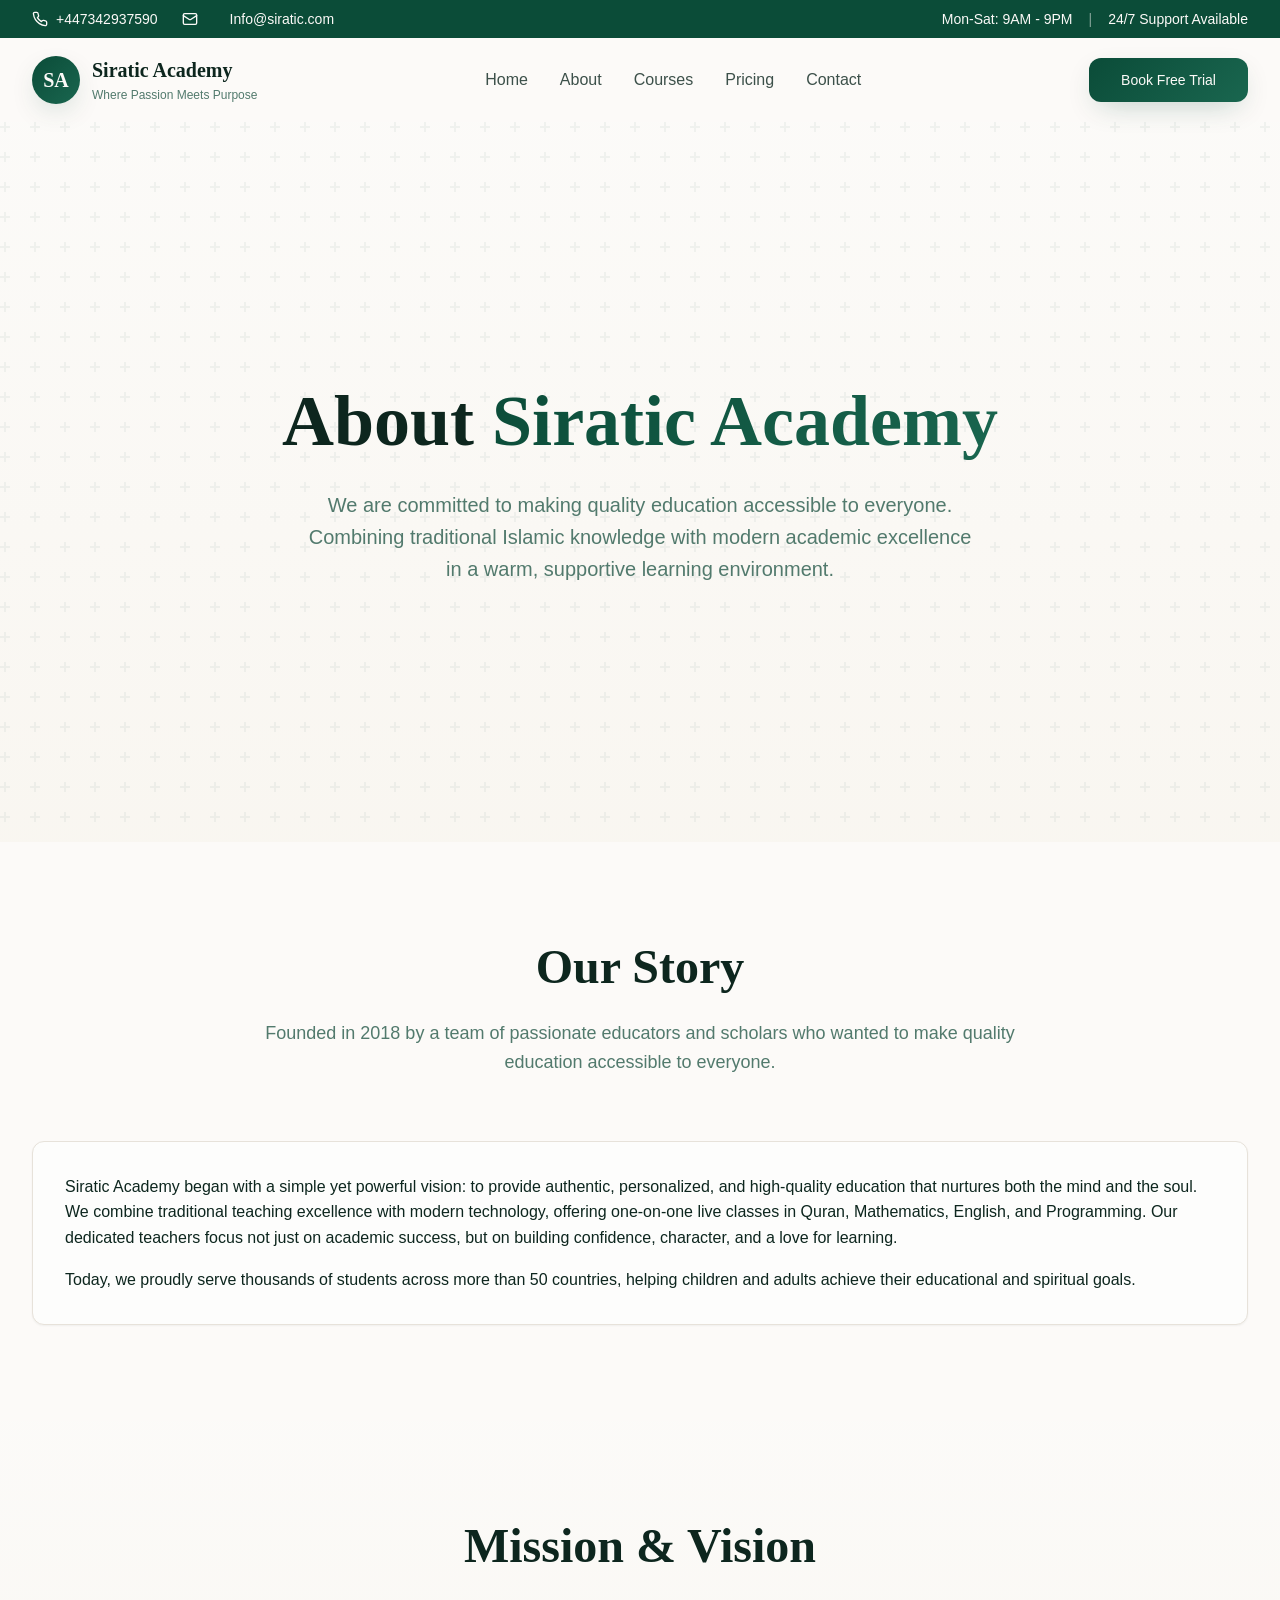
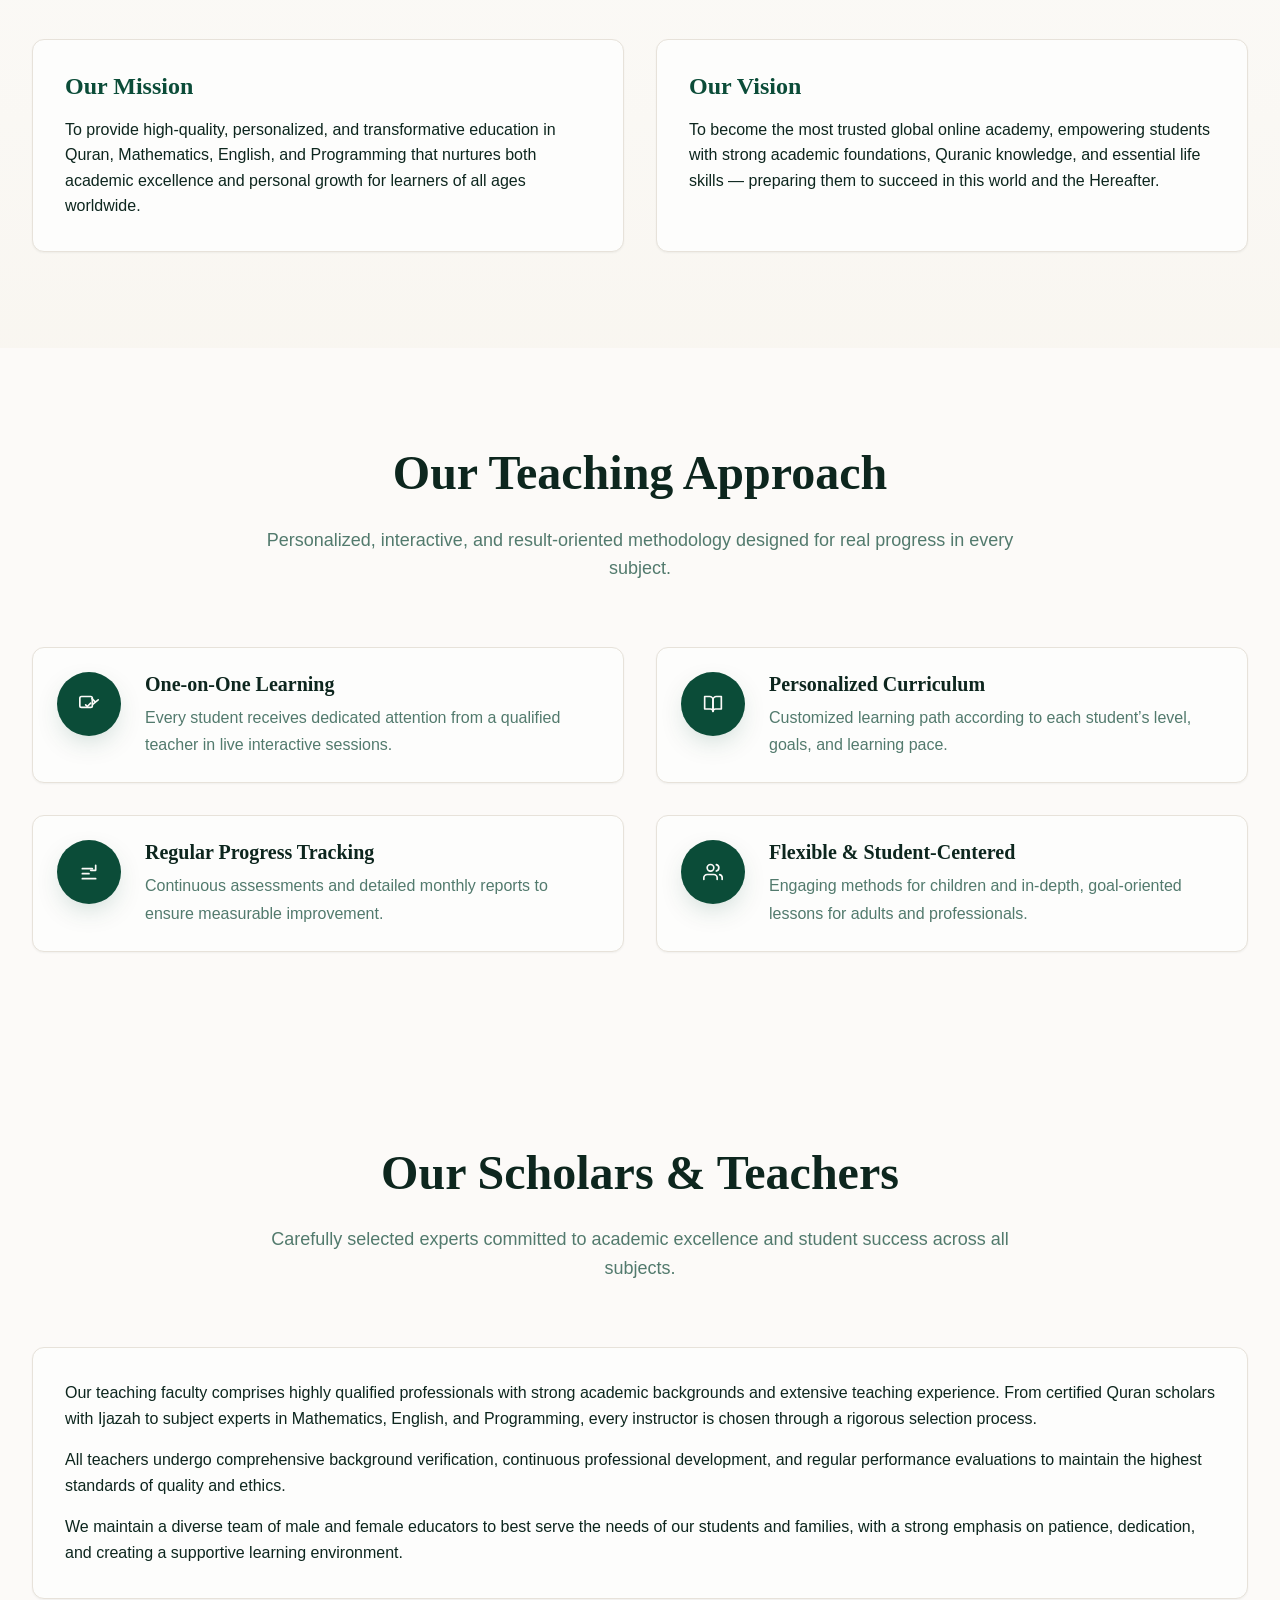
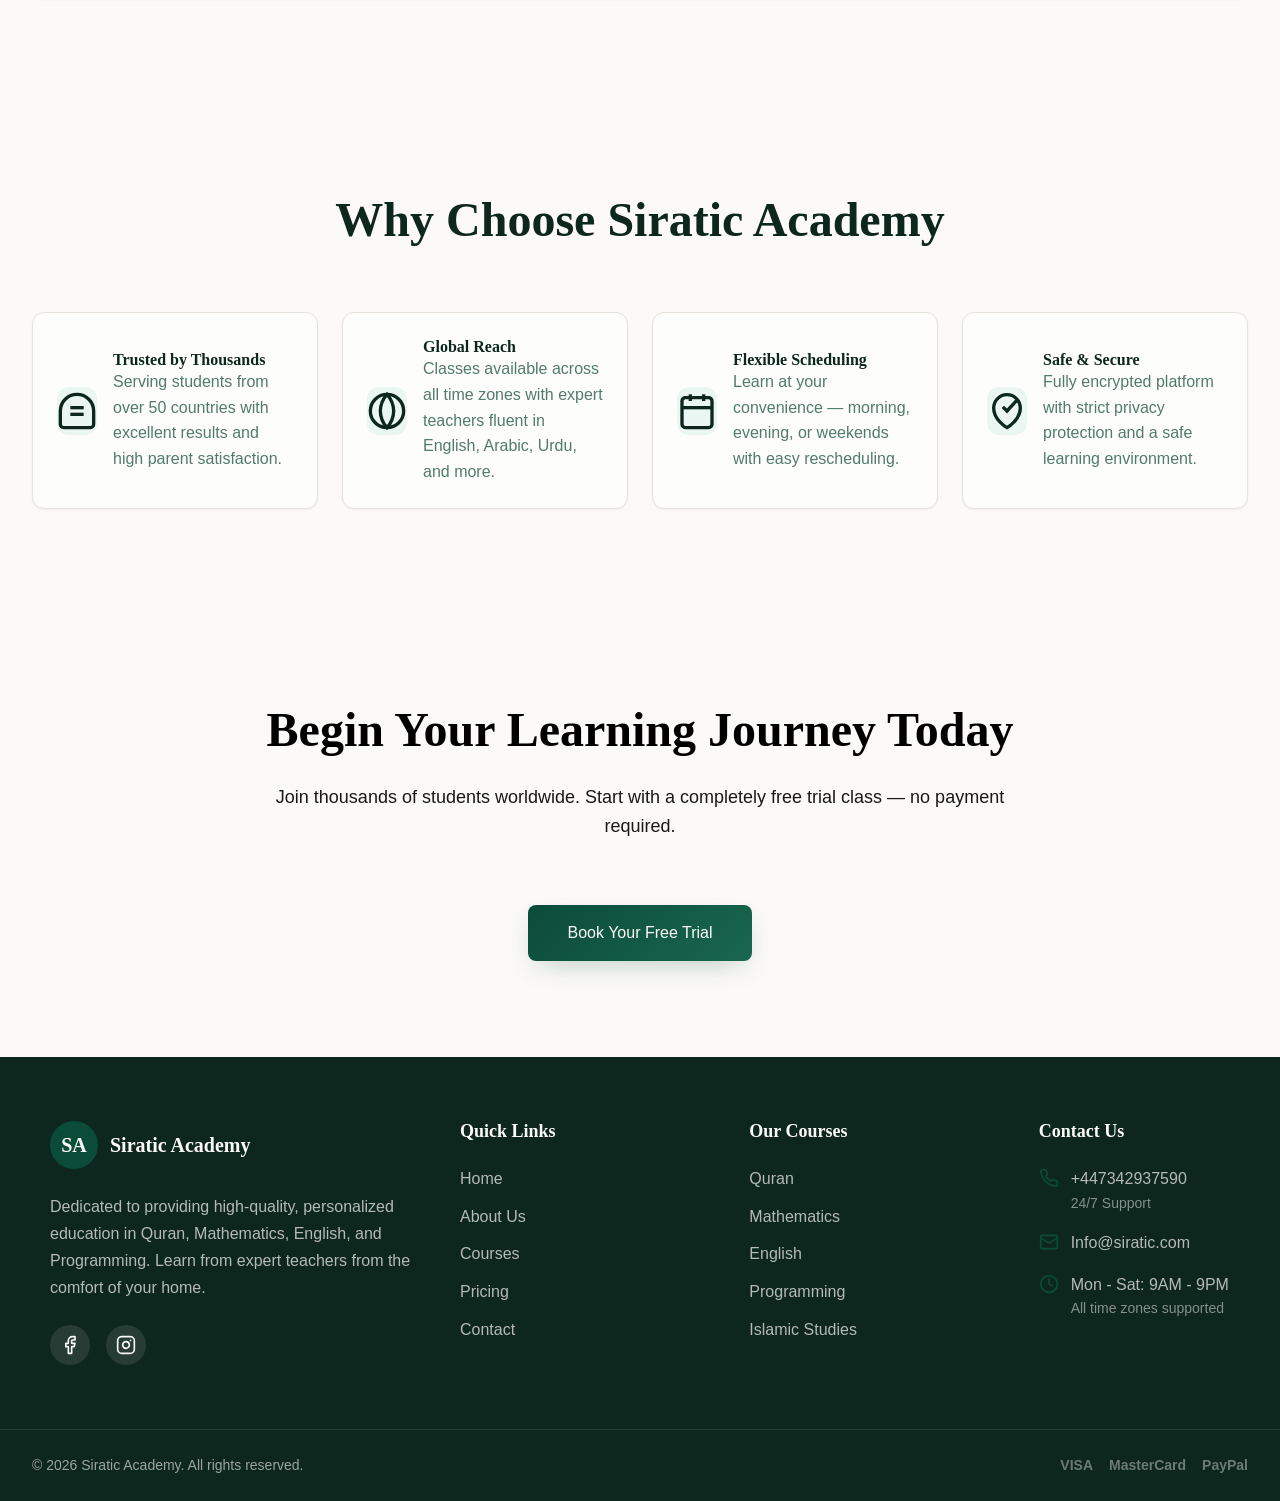
<file: about.html>
<!DOCTYPE html>
<html lang="en">

<head>
    <meta charset="UTF-8">
    <meta name="viewport" content="width=device-width, initial-scale=1.0">
    <title>About Us | Siratic Academy</title>
    <link rel="stylesheet" href="about.css">

    <!-- Google Fonts -->
    <link rel="preconnect" href="https://fonts.googleapis.com">
    <link rel="preconnect" href="https://fonts.gstatic.com" crossorigin>
    <link
        href="https://docs.google.com/forms/d/e/1FAIpQLSeA-UKHAkYyTyXwfdRo8a-2aaSMBLHVdf6XO2WjqPoiwn7AAw/viewform?usp=header"
        rel="stylesheet">
    <link rel="icon" href="assets/lo.png">



</head>

<body>
    <!-- =============================================
       TOP BAR
       ============================================= -->
    <div class="top-bar">
        <div class="container top-bar__inner">
            <div class="top-bar__contact">
                <a href="+447342937590" class="top-bar__link">
                    <svg xmlns="http://www.w3.org/2000/svg" width="16" height="16" viewBox="0 0 24 24" fill="none"
                        stroke="currentColor" stroke-width="2" stroke-linecap="round" stroke-linejoin="round">
                        <path
                            d="M22 16.92v3a2 2 0 0 1-2.18 2 19.79 19.79 0 0 1-8.63-3.07 19.5 19.5 0 0 1-6-6 19.79 19.79 0 0 1-3.07-8.67A2 2 0 0 1 4.11 2h3a2 2 0 0 1 2 1.72 12.84 12.84 0 0 0 .7 2.81 2 2 0 0 1-.45 2.11L8.09 9.91a16 16 0 0 0 6 6l1.27-1.27a2 2 0 0 1 2.11-.45 12.84 12.84 0 0 0 2.81.7A2 2 0 0 1 22 16.92z">
                        </path>
                    </svg>
                    <span>+447342937590</span>

                </a>
                <a href="mailto:info@quranacademy.com" class="top-bar__link">
                    <svg xmlns="http://www.w3.org/2000/svg" width="16" height="16" viewBox="0 0 24 24" fill="none"
                        stroke="currentColor" stroke-width="2" stroke-linecap="round" stroke-linejoin="round">
                        <rect width="20" height="16" x="2" y="4" rx="2"></rect>
                        <path d="m22 7-8.97 5.7a1.94 1.94 0 0 1-2.06 0L2 7"></path>
                    </svg>
                    <span><a href="">Info@siratic.com</span>
                </a>
            </div>
            <div class="top-bar__hours">
                <span>Mon-Sat: 9AM - 9PM</span>
                <span class="top-bar__divider">|</span>
                <span>24/7 Support Available</span>
            </div>
        </div>
    </div>
    <!-- =============================================
       HEADER / NAVIGATION
       ============================================= -->
    <header class="header">
        <div class="container header__inner">
            <!-- Logo -->
            <a href="#" class="header__logo">
                <div class="header__logo-icon">
                    <span>SA</span>
                </div>
                <div>
                    <span class="header__logo-text">Siratic Academy</span>
                    <p class="header__logo-tagline">Where Passion Meets Purpose

                    </p>
                </div>
            </a>

            <!-- Desktop Navigation -->
            <nav class="header__nav">
                <a href="index.html" class="header__nav-link">Home</a>
                <a href="about.html" class="header__nav-link">About</a>
                <a href="courses.html" class="header__nav-link">Courses</a>
                <!-- <a href="#teachers" class="header__nav-link">Teachers</a> -->
                <a href="pricing.html" class="header__nav-link">Pricing</a>
                <a href="contact.html" class="header__nav-link">Contact</a>
            </nav>

            <!-- CTA Buttons -->
            <div class="header__cta">

                <a href="https://docs.google.com/forms/d/e/1FAIpQLSeA-UKHAkYyTyXwfdRo8a-2aaSMBLHVdf6XO2WjqPoiwn7AAw/viewform?usp=dialog"
                    rel="stylesheet" class="btn btn--hero btn--lg">Book Free Trial</a>

            </div>

            <!-- Mobile Toggle -->
            <button class="header__mobile-toggle" aria-label="Toggle menu">
                <svg xmlns="http://www.w3.org/2000/svg" width="24" height="24" viewBox="0 0 24 24" fill="none"
                    stroke="currentColor" stroke-width="2" stroke-linecap="round" stroke-linejoin="round">
                    <line x1="4" x2="20" y1="12" y2="12"></line>
                    <line x1="4" x2="20" y1="6" y2="6"></line>
                    <line x1="4" x2="20" y1="18" y2="18"></line>
                </svg>
            </button>
        </div>

        <!-- Mobile Menu -->
        <div class="mobile-menu">
            <div class="container">
                <nav class="mobile-menu__nav">
                    <a href="#" class="mobile-menu__link">Home</a>
                    <a href="about.html" class="mobile-menu__link">About</a>
                    <a href="courses.html" class="mobile-menu__link">Courses</a>
                    <!-- <a href="teachers." class="mobile-menu__link">Teachers</a> -->
                    <a href="pricing.html" class="mobile-menu__link">Pricing</a>
                    <a href="contact.html" class="mobile-menu__link">Contact</a>
                </nav>
                <div class="mobile-menu__cta">
                    <!-- <a href="#about" class="btn btn--hero-outline btn--lg btn--full">How It Works</a>
                    <a href="#contact" class="btn btn--hero btn--lg btn--full">Book Free Trial</a> -->
                    <a href="https://docs.google.com/forms/d/e/1FAIpQLSeA-UKHAkYyTyXwfdRo8a-2aaSMBLHVdf6XO2WjqPoiwn7AAw/viewform?usp=dialog"
                        class="btn btn--hero btn--lg">Book Free Trial</a>

                </div>
            </div>
        </div>
    </header>
    <!-- Hero Section -->
    <section id="hero" class="animate-on-scroll">
        <div class="container">
            <div class="hero__content">
                <h1 class="hero__title" data-aos="fade-up" data-aos-duration="1200">
                    About <span data-aos="fade-up" data-aos-delay="300">Siratic Academy</span>
                </h1>
                <p class="hero__subtitle">
                    We are committed to making quality education accessible to everyone. Combining traditional Islamic
                    knowledge with modern academic excellence in a warm, supportive learning environment.
                </p>
            </div>
        </div>
    </section>

    <!-- Our Story -->
    <section id="our-story">
        <div class="container animate-on-scroll">
            <div class="section-header">
                <h2 class="section-header__title">Our Story</h2>
                <p class="section-header__desc">
                    Founded in 2018 by a team of passionate educators and scholars who wanted to make quality education
                    accessible to everyone.
                </p>
            </div>

            <div class="card">
                <p style="margin-bottom: 1rem;">
                    Siratic Academy began with a simple yet powerful vision: to provide authentic, personalized, and
                    high-quality education that nurtures both the mind and the soul.
                    We combine traditional teaching excellence with modern technology, offering one-on-one live classes
                    in Quran, Mathematics, English, and Programming.
                    Our dedicated teachers focus not just on academic success, but on building confidence, character,
                    and a love for learning.
                </p>
                <p>
                    Today, we proudly serve thousands of students across more than 50 countries, helping children and
                    adults achieve their educational and spiritual goals.
                </p>
            </div>
        </div>
    </section>

    <!-- Mission & Vision -->
    <section id="mission-vision">
        <div class="container animate-on-scroll">
            <div class="section-header">
                <h2 class="section-header__title">Mission & Vision</h2>
            </div>
            <div class="split-layout">

                <div class="card">
                    <h3 style="font-size: 1.5rem; margin-bottom: 1rem; color: var(--primary);">Our Mission</h3>
                    <p>
                        To provide high-quality, personalized, and transformative education in Quran, Mathematics,
                        English, and Programming that nurtures both academic excellence and personal growth for learners
                        of all ages worldwide.
                    </p>
                </div>

                <div class="card">
                    <h3 style="font-size: 1.5rem; margin-bottom: 1rem; color: var(--primary);">Our Vision</h3>
                    <p>
                        To become the most trusted global online academy, empowering students with strong academic
                        foundations, Quranic knowledge, and essential life skills — preparing them to succeed in this
                        world and the Hereafter.
                    </p>
                </div>

            </div>
        </div>
    </section>

    <!-- Teaching Approach -->
    <section id="teaching-approach">
        <div class="container animate-on-scroll">
            <div class="section-header">
                <h2 class="section-header__title">Our Teaching Approach</h2>
                <p class="section-header__desc">
                    Personalized, interactive, and result-oriented methodology designed for real progress in every
                    subject.
                </p>
            </div>

            <div class="feature-list">

                <div class="feature-item animate-on-scroll">
                    <div class="feature-item__icon">
                        <svg xmlns="http://www.w3.org/2000/svg" width="28" height="28" viewBox="0 0 24 24" fill="none"
                            stroke="currentColor" stroke-width="2" stroke-linecap="round" stroke-linejoin="round">
                            <path d="M23 7 16.8 12.2"></path>
                            <path d="M15.5 5.5 19.5 9.5"></path>
                            <rect x="1" y="3" width="15" height="13" rx="2" ry="2"></rect>
                            <path d="m8 13 2 2 4-4"></path>
                        </svg>
                    </div>
                    <div class="feature-item__content">
                        <h4>One-on-One Learning</h4>
                        <p>Every student receives dedicated attention from a qualified teacher in live interactive
                            sessions.</p>
                    </div>
                </div>

                <div class="feature-item animate-on-scroll">
                    <div class="feature-item__icon">
                        <svg xmlns="http://www.w3.org/2000/svg" width="28" height="28" viewBox="0 0 24 24" fill="none"
                            stroke="currentColor" stroke-width="2" stroke-linecap="round" stroke-linejoin="round">
                            <path d="M2 3h6a4 4 0 0 1 4 4v14a3 3 0 0 0-3-3H2z"></path>
                            <path d="M22 3h-6a4 4 0 0 0-4 4v14a3 3 0 0 1 3-3h7z"></path>
                        </svg>
                    </div>
                    <div class="feature-item__content">
                        <h4>Personalized Curriculum</h4>
                        <p>Customized learning path according to each student’s level, goals, and learning pace.</p>
                    </div>
                </div>

                <div class="feature-item animate-on-scroll">
                    <div class="feature-item__icon">
                        <svg xmlns="http://www.w3.org/2000/svg" width="28" height="28" viewBox="0 0 24 24" fill="none"
                            stroke="currentColor" stroke-width="2" stroke-linecap="round" stroke-linejoin="round">
                            <line x1="4" y1="20" x2="20" y2="20"></line>
                            <line x1="4" y1="14" x2="12" y2="14"></line>
                            <line x1="4" y1="8" x2="16" y2="8"></line>
                            <polyline points="20 4 20 10 14 10"></polyline>
                        </svg>
                    </div>
                    <div class="feature-item__content">
                        <h4>Regular Progress Tracking</h4>
                        <p>Continuous assessments and detailed monthly reports to ensure measurable improvement.</p>
                    </div>
                </div>

                <div class="feature-item animate-on-scroll">
                    <div class="feature-item__icon">
                        <svg xmlns="http://www.w3.org/2000/svg" width="28" height="28" viewBox="0 0 24 24" fill="none"
                            stroke="currentColor" stroke-width="2" stroke-linecap="round" stroke-linejoin="round">
                            <path d="M17 21v-2a4 4 0 0 0-4-4H5a4 4 0 0 0-4 4v2"></path>
                            <circle cx="9" cy="7" r="4"></circle>
                            <path d="M23 21v-2a4 4 0 0 0-3-3.87"></path>
                            <path d="M16 3.13a4 4 0 0 1 0 7.75"></path>
                        </svg>
                    </div>
                    <div class="feature-item__content">
                        <h4>Flexible & Student-Centered</h4>
                        <p>Engaging methods for children and in-depth, goal-oriented lessons for adults and
                            professionals.</p>
                    </div>
                </div>

            </div>
        </div>
    </section>

    <!-- Scholars & Teachers -->
    <section id="scholars">
        <div class="container animate-on-scroll">
            <div class="section-header">
                <h2 class="section-header__title">Our Scholars & Teachers</h2>
                <p class="section-header__desc">
                    Carefully selected experts committed to academic excellence and student success across all subjects.
                </p>
            </div>

            <div class="card">
                <p style="margin-bottom: 1rem;">
                    Our teaching faculty comprises highly qualified professionals with strong academic backgrounds and
                    extensive teaching experience.
                    From certified Quran scholars with Ijazah to subject experts in Mathematics, English, and
                    Programming, every instructor is chosen through a rigorous selection process.
                </p>
                <p style="margin-bottom: 1rem;">
                    All teachers undergo comprehensive background verification, continuous professional development, and
                    regular performance evaluations to maintain the highest standards of quality and ethics.
                </p>
                <p>
                    We maintain a diverse team of male and female educators to best serve the needs of our students and
                    families, with a strong emphasis on patience, dedication, and creating a supportive learning
                    environment.
                </p>
            </div>
        </div>
    </section>

    <!-- Why Choose Us -->
    <section id="why-choose">
        <div class="container animate-on-scroll">
            <div class="section-header">
                <h2 class="section-header__title">Why Choose Siratic Academy</h2>
            </div>

            <div class="badges-grid">

                <div class="badge-item">
                    <div class="badge-item__icon">
                        <svg xmlns="http://www.w3.org/2000/svg" viewBox="0 0 24 24" fill="none" stroke="currentColor"
                            stroke-width="2">
                            <path d="M12 2a10 10 0 0 1 10 10v8a2 2 0 0 1-2 2H4a2 2 0 0 1-2-2v-8a10 10 0 0 1 10-10z">
                            </path>
                            <path d="M8 10h8"></path>
                            <path d="M8 14h8"></path>
                        </svg>
                    </div>
                    <div>
                        <h4>Trusted by Thousands</h4>
                        <p style="color: var(--muted-foreground);">Serving students from over 50 countries with
                            excellent results and high parent satisfaction.</p>
                    </div>
                </div>

                <div class="badge-item">
                    <div class="badge-item__icon">
                        <svg xmlns="http://www.w3.org/2000/svg" viewBox="0 0 24 24" fill="none" stroke="currentColor"
                            stroke-width="2">
                            <circle cx="12" cy="12" r="10"></circle>
                            <path
                                d="M12 2a15.3 15.3 0 0 1 4 10 15.3 15.3 0 0 1-4 10 15.3 15.3 0 0 1-4-10 15.3 15.3 0 0 1 4-10z">
                            </path>
                        </svg>
                    </div>
                    <div>
                        <h4>Global Reach</h4>
                        <p style="color: var(--muted-foreground);">Classes available across all time zones with expert
                            teachers fluent in English, Arabic, Urdu, and more.</p>
                    </div>
                </div>

                <div class="badge-item">
                    <div class="badge-item__icon">
                        <svg xmlns="http://www.w3.org/2000/svg" viewBox="0 0 24 24" fill="none" stroke="currentColor"
                            stroke-width="2">
                            <rect x="3" y="4" width="18" height="18" rx="2" ry="2"></rect>
                            <line x1="16" y1="2" x2="16" y2="6"></line>
                            <line x1="8" y1="2" x2="8" y2="6"></line>
                            <line x1="3" y1="10" x2="21" y2="10"></line>
                        </svg>
                    </div>
                    <div>
                        <h4>Flexible Scheduling</h4>
                        <p style="color: var(--muted-foreground);">Learn at your convenience — morning, evening, or
                            weekends with easy rescheduling.</p>
                    </div>
                </div>

                <div class="badge-item">
                    <div class="badge-item__icon">
                        <svg xmlns="http://www.w3.org/2000/svg" viewBox="0 0 24 24" fill="none" stroke="currentColor"
                            stroke-width="2">
                            <path d="M12 22s8-4.5 8-11.8A8 8 0 1 0 4 10.2C4 17.5 12 22 12 22z"></path>
                            <path d="M9.5 9.5 12 12l6-6.5"></path>
                        </svg>
                    </div>
                    <div>
                        <h4>Safe & Secure</h4>
                        <p style="color: var(--muted-foreground);">Fully encrypted platform with strict privacy
                            protection and a safe learning environment.</p>
                    </div>
                </div>

            </div>
        </div>
    </section>

    <!-- Call to Action -->
    <section id="cta">
        <div class="container animate-on-scroll">
            <div class="section-header">
                <h2 class="section-header__title">Begin Your Learning Journey Today</h2>
                <p class="section-header__desc">
                    Join thousands of students worldwide. Start with a completely free trial class — no payment
                    required.
                </p>
            </div>
            <button class="btn btn--xl"
                onclick="window.location.href='https://docs.google.com/forms/d/e/1FAIpQLSeA-UKHAkYyTyXwfdRo8a-2aaSMBLHVdf6XO2WjqPoiwn7AAw/viewform'">
                Book Your Free Trial
            </button>
        </div>
    </section>
    <footer class="footer">
        <div class="container footer__main">
            <div class="footer__grid">
                <!-- Brand column -->
                <div>
                    <div class="footer__logo">
                        <div class="footer__logo-icon">
                            <span>SA</span>
                        </div>
                        <span class="footer__logo-text">Siratic Academy</span>
                    </div>
                    <p class="footer__about">Dedicated to providing high-quality, personalized education in Quran,
                        Mathematics,
                        English, and Programming. Learn from expert teachers from the comfort of your home.</p>
                    <div class="footer__social">
                        <a href="https://www.facebook.com/share/1FuxYtHKMA/?mibextid=wwXIfr" class="footer__social-link"
                            aria-label="Facebook">
                            <svg xmlns="http://www.w3.org/2000/svg" width="20" height="20" viewBox="0 0 24 24"
                                fill="none" stroke="currentColor" stroke-width="2" stroke-linecap="round"
                                stroke-linejoin="round">
                                <path d="M18 2h-3a5 5 0 0 0-5 5v3H7v4h3v8h4v-8h3l1-4h-4V7a1 1 0 0 1 1-1h3z"></path>
                            </svg>
                        </a>
                        <a href="https://www.instagram.com/islamichub_20?igsh=azFhejZ5dzJvb2xw"
                            class="footer__social-link" aria-label="Instagram">
                            <svg xmlns="http://www.w3.org/2000/svg" width="20" height="20" viewBox="0 0 24 24"
                                fill="none" stroke="currentColor" stroke-width="2" stroke-linecap="round"
                                stroke-linejoin="round">
                                <rect width="20" height="20" x="2" y="2" rx="5" ry="5"></rect>
                                <path d="M16 11.37A4 4 0 1 1 12.63 8 4 4 0 0 1 16 11.37z"></path>
                                <line x1="17.5" x2="17.51" y1="6.5" y2="6.5"></line>
                            </svg>
                        </a>
                    </div>
                </div>

                <!-- Quick Links -->
                <div>
                    <h4 class="footer__heading">Quick Links</h4>
                    <nav class="footer__links">
                        <a href="index.html" class="footer__link">Home</a>
                        <a href="#" class="footer__link">About Us</a>
                        <a href="courses.html" class="footer__link">Courses</a>
                        <!-- <a href="#teachers" class="footer__link">Teachers</a> -->
                        <a href="pricing.html" class="footer__link">Pricing</a>
                        <a href="contact.html" class="footer__link">Contact</a>
                    </nav>
                </div>

                <!-- Courses -->
                <div>
                    <h4 class="footer__heading">Our Courses</h4>
                    <nav class="footer__links">
                        <a href="#courses" class="footer__link">Quran</a>
                        <a href="#courses" class="footer__link">Mathematics</a>
                        <a href="#courses" class="footer__link">English</a>
                        <a href="#courses" class="footer__link">Programming</a>
                        <a href="#courses" class="footer__link">Islamic Studies</a>
                    </nav>
                </div>

                <!-- Contact -->
                <div>
                    <h4 class="footer__heading">Contact Us</h4>
                    <div class="footer__contact-item">
                        <svg xmlns="http://www.w3.org/2000/svg" width="20" height="20" viewBox="0 0 24 24" fill="none"
                            stroke="currentColor" stroke-width="2" stroke-linecap="round" stroke-linejoin="round">
                            <path
                                d="M22 16.92v3a2 2 0 0 1-2.18 2 19.79 19.79 0 0 1-8.63-3.07 19.5 19.5 0 0 1-6-6 19.79 19.79 0 0 1-3.07-8.67A2 2 0 0 1 4.11 2h3a2 2 0 0 1 2 1.72 12.84 12.84 0 0 0 .7 2.81 2 2 0 0 1-.45 2.11L8.09 9.91a16 16 0 0 0 6 6l1.27-1.27a2 2 0 0 1 2.11-.45 12.84 12.84 0 0 0 2.81.7A2 2 0 0 1 22 16.92z">
                            </path>
                        </svg>
                        <div>
                            <p class="footer__contact-text">+447342937590</p>
                            <p class="footer__contact-label">24/7 Support</p>
                        </div>
                    </div>
                    <div class="footer__contact-item">
                        <svg xmlns="http://www.w3.org/2000/svg" width="20" height="20" viewBox="0 0 24 24" fill="none"
                            stroke="currentColor" stroke-width="2" stroke-linecap="round" stroke-linejoin="round">
                            <rect width="20" height="16" x="2" y="4" rx="2"></rect>
                            <path d="m22 7-8.97 5.7a1.94 1.94 0 0 1-2.06 0L2 7"></path>
                        </svg>
                        <div>
                            <p class="footer__contact-text">Info@siratic.com</p>
                        </div>
                    </div>
                    <div class="footer__contact-item">
                        <svg xmlns="http://www.w3.org/2000/svg" width="20" height="20" viewBox="0 0 24 24" fill="none"
                            stroke="currentColor" stroke-width="2" stroke-linecap="round" stroke-linejoin="round">
                            <circle cx="12" cy="12" r="10"></circle>
                            <polyline points="12 6 12 12 16 14"></polyline>
                        </svg>
                        <div>
                            <p class="footer__contact-text">Mon - Sat: 9AM - 9PM</p>
                            <p class="footer__contact-label">All time zones supported</p>
                        </div>
                    </div>
                </div>
            </div>
        </div>

        <!-- Bottom bar -->
        <div class="footer__bottom">
            <div class="container footer__bottom-inner">
                <p class="footer__copyright">© 2026 Siratic Academy. All rights reserved.</p>
                <!-- <div class="footer__legal">
          <a href="#" class="footer__legal-link">Privacy Policy</a>
          <a href="#" class="footer__legal-link">Terms of Service</a>
          <a href="#" class="footer__legal-link">Refund Policy</a>
          <a href="#" class="footer__legal-link">Cookie Policy</a>
        </div> -->
                <div class="footer__payments">
                    <span>VISA</span>
                    <span>MasterCard</span>
                    <span>PayPal</span>
                </div>
            </div>
        </div>
    </footer>

    <script>
        // Reusing the same scroll animation logic from homepage
        document.addEventListener('DOMContentLoaded', () => {
            const animatedElements = document.querySelectorAll('.animate-on-scroll');

            const observer = new IntersectionObserver((entries) => {
                entries.forEach(entry => {
                    if (entry.isIntersecting) {
                        entry.target.classList.add('visible');
                        observer.unobserve(entry.target);
                    }
                });
            }, {
                threshold: 0.1,
                rootMargin: '0px 0px -50px 0px'
            });

            animatedElements.forEach(el => observer.observe(el));
        });


    </script>
</body>

</html>
</file>
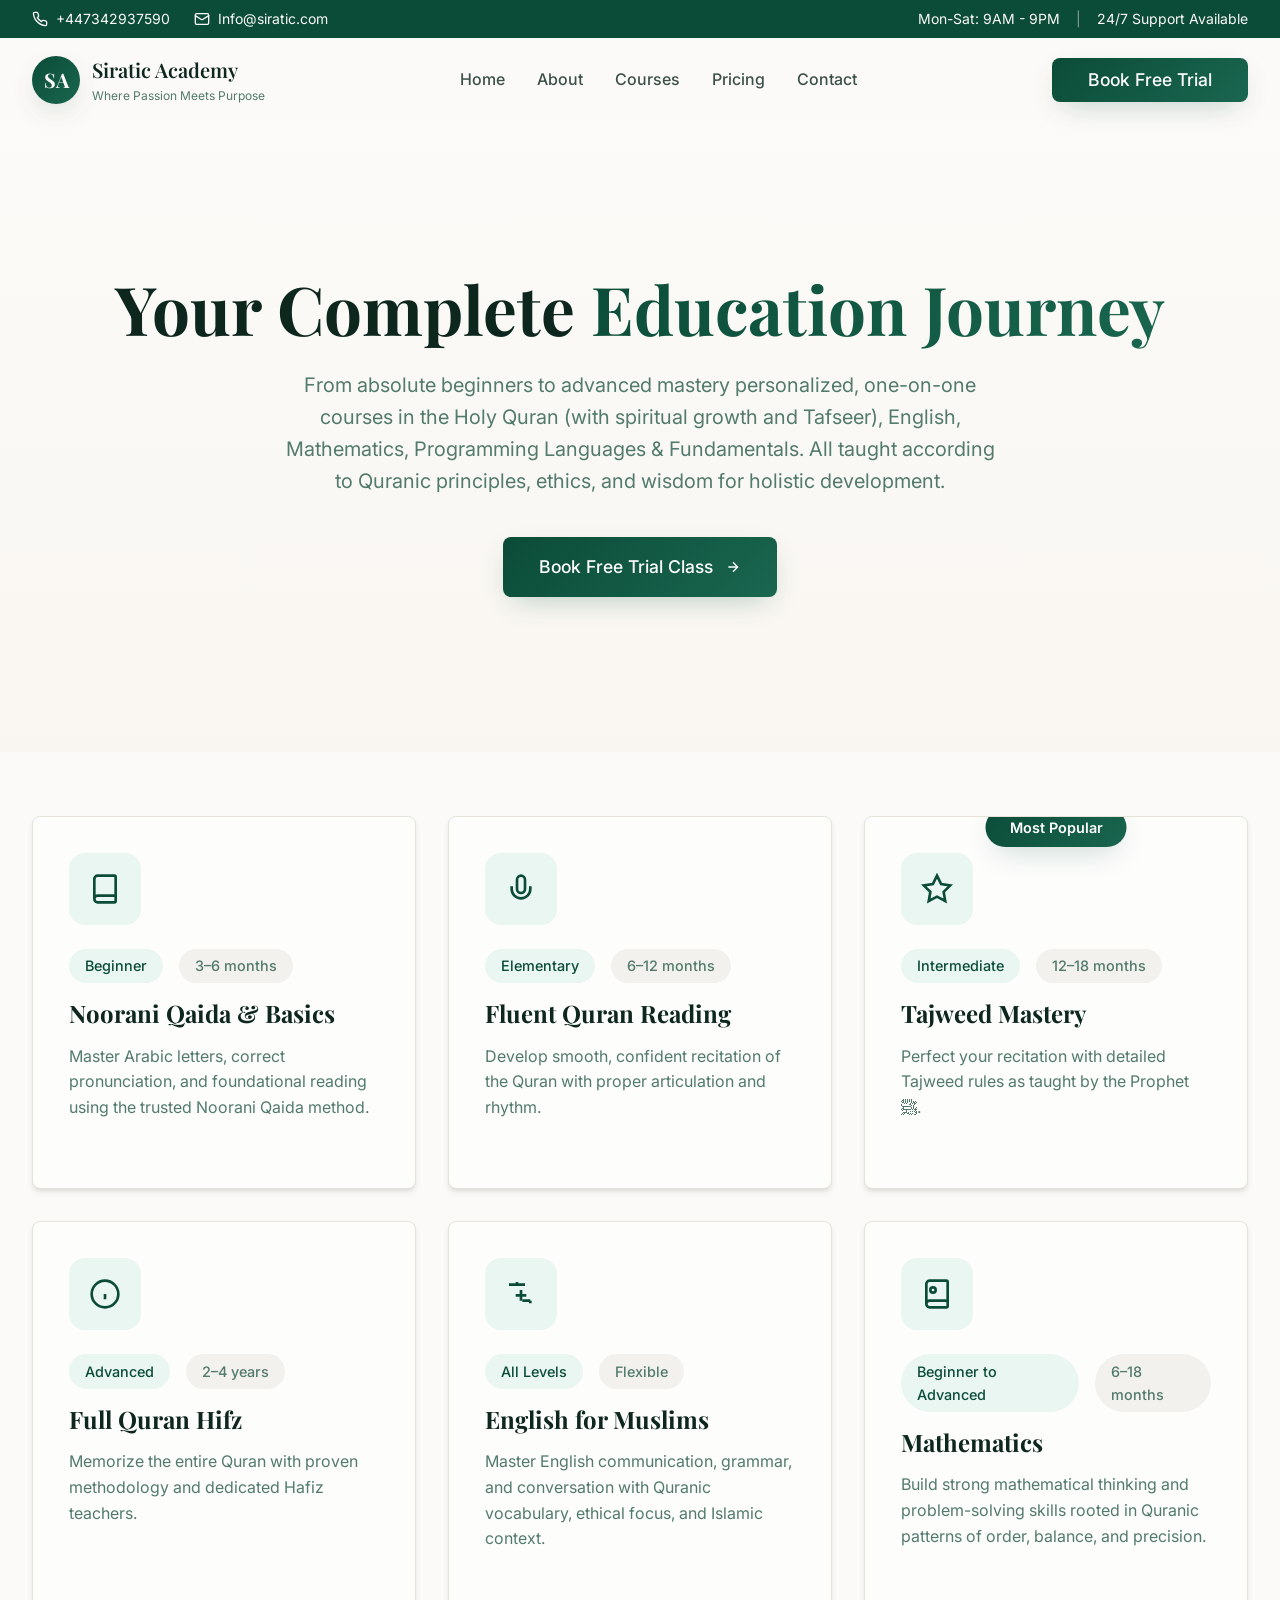
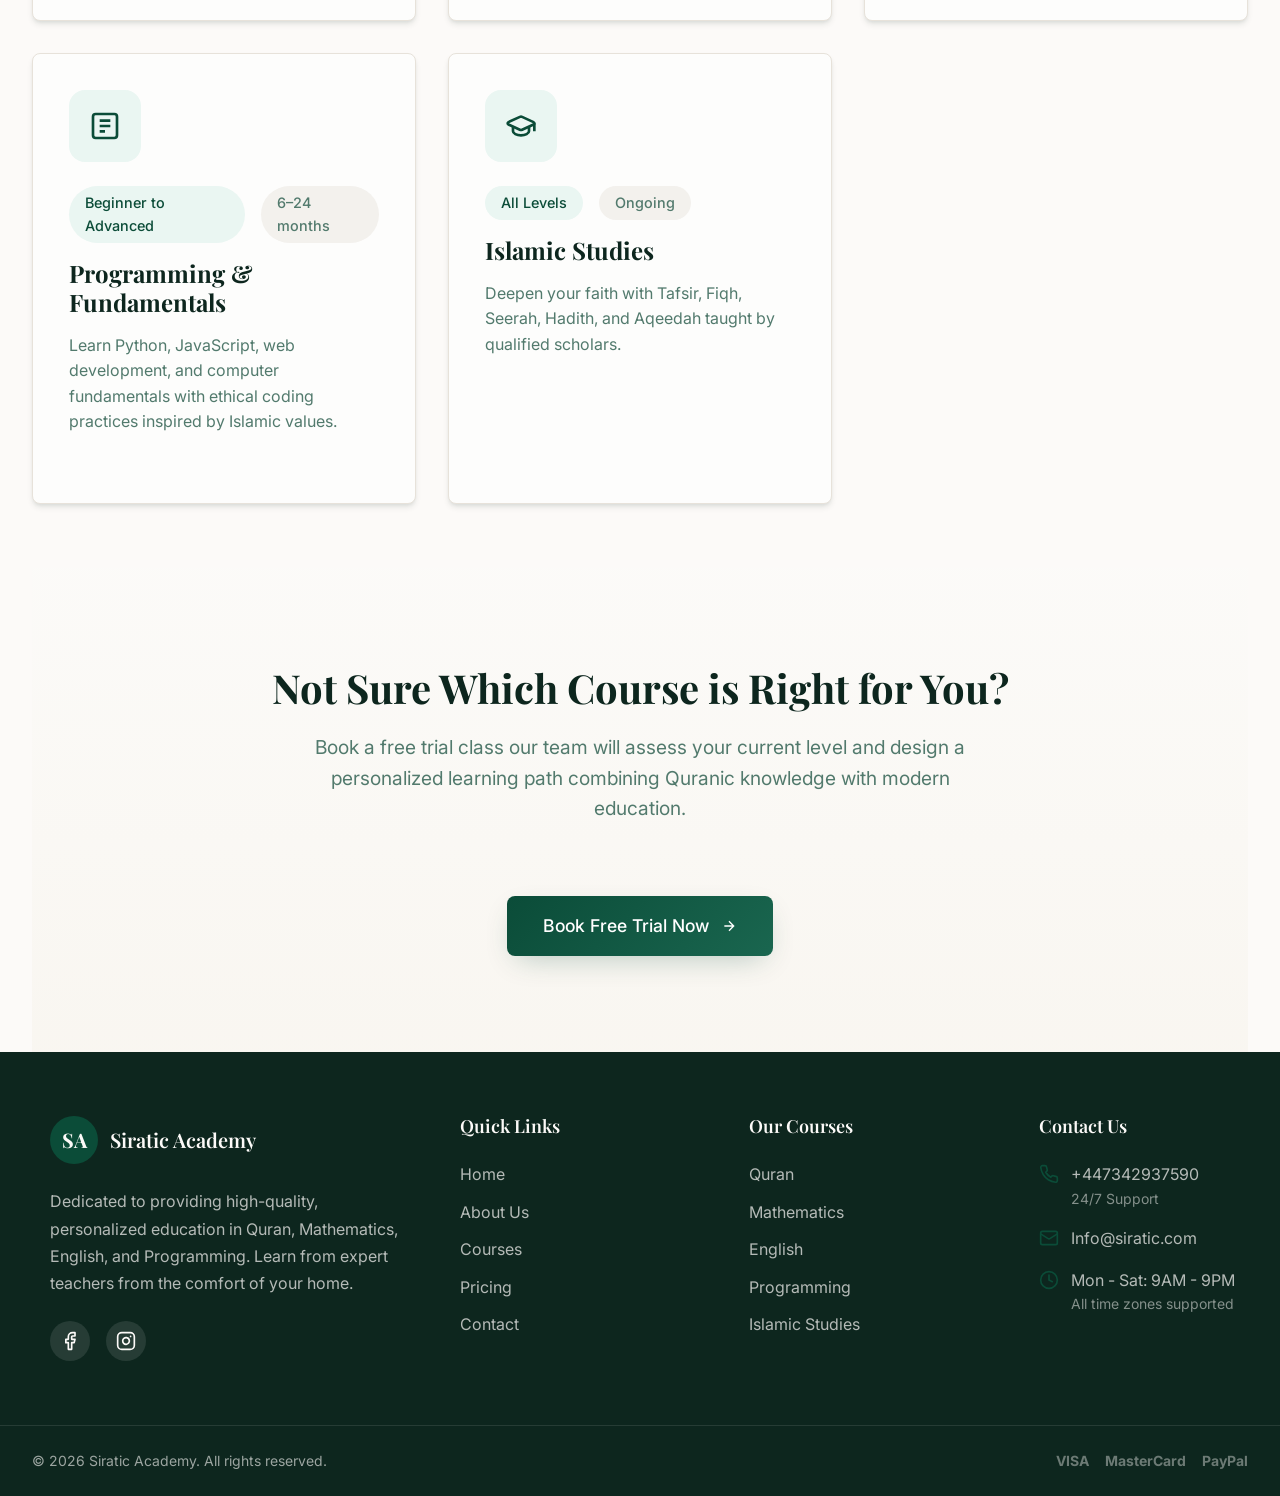
<file: courses.html>
<!DOCTYPE html>
<html lang="en">

<head>
  <meta charset="UTF-8" />
  <meta name="viewport" content="width=device-width, initial-scale=1.0" />
  <title>Courses | Siratic Academy</title>
  <link rel="stylesheet" href="courses.css">
  <meta name="description"
    content="Explore our comprehensive Quran courses: Noorani Qaida, Fluent Reading, Tajweed Mastery, Hifz Program, and Islamic Studies." />

  <!-- Google Fonts -->
  <link rel="preconnect" href="https://fonts.googleapis.com">
  <link rel="preconnect" href="https://fonts.gstatic.com" crossorigin>
  <link
    href="https://fonts.googleapis.com/css2?family=Playfair+Display:wght@400;500;600;700&family=Inter:wght@300;400;500;600;700&display=swap"
    rel="stylesheet">
  <link rel="icon" href="assets/lo.png">



</head>

<body>
  <!-- =============================================
       TOP BAR
       ============================================= -->
  <div class="top-bar">
    <div class="container top-bar__inner">
      <div class="top-bar__contact">
        <a href="tel:+447342937590" class="top-bar__link">
          <svg xmlns="http://www.w3.org/2000/svg" width="16" height="16" viewBox="0 0 24 24" fill="none"
            stroke="currentColor" stroke-width="2" stroke-linecap="round" stroke-linejoin="round">
            <path
              d="M22 16.92v3a2 2 0 0 1-2.18 2 19.79 19.79 0 0 1-8.63-3.07 19.5 19.5 0 0 1-6-6 19.79 19.79 0 0 1-3.07-8.67A2 2 0 0 1 4.11 2h3a2 2 0 0 1 2 1.72 12.84 12.84 0 0 0 .7 2.81 2 2 0 0 1-.45 2.11L8.09 9.91a16 16 0 0 0 6 6l1.27-1.27a2 2 0 0 1 2.11-.45 12.84 12.84 0 0 0 2.81.7A2 2 0 0 1 22 16.92z">
            </path>
          </svg>
          <span>+447342937590</span>
        </a>
        <a href="mailto:info@quranacademy.com" class="top-bar__link">
          <svg xmlns="http://www.w3.org/2000/svg" width="16" height="16" viewBox="0 0 24 24" fill="none"
            stroke="currentColor" stroke-width="2" stroke-linecap="round" stroke-linejoin="round">
            <rect width="20" height="16" x="2" y="4" rx="2"></rect>
            <path d="m22 7-8.97 5.7a1.94 1.94 0 0 1-2.06 0L2 7"></path>
          </svg>
          <span>Info@siratic.com </span>
        </a>
      </div>
      <div class="top-bar__hours">
        <span>Mon-Sat: 9AM - 9PM</span>
        <span class="top-bar__divider">|</span>
        <span>24/7 Support Available</span>
      </div>
    </div>
  </div>
  <!-- Simple Header -->
  <!-- =============================================
       HEADER / NAVIGATION
       ============================================= -->
  <header class="header">
    <div class="container header__inner">
      <!-- Logo -->
      <a href="#" class="header__logo">
        <div class="header__logo-icon">
          <span>SA</span>
        </div>
        <div>
          <span class="header__logo-text">Siratic Academy</span>
          <p class="header__logo-tagline">Where Passion Meets Purpose</p>
        </div>
      </a>

      <!-- Desktop Navigation -->
      <nav class="header__nav">
        <a href="index.html" class="header__nav-link">Home</a>
        <a href="about.html" class="header__nav-link">About</a>
        <a href="courses.html" class="header__nav-link">Courses</a>
        <!-- <a href="#teachers" class="header__nav-link">Teachers</a> -->
        <a href="pricing.html" class="header__nav-link">Pricing</a>
        <a href="contact.html" class="header__nav-link">Contact</a>
      </nav>

      <!-- CTA Buttons -->
      <div class="header__cta">
        <!-- <a href="#about" class="btn btn--hero-outline btn--lg">How It Works</a> -->
        <!-- <a href="#contact" class="btn btn--hero btn--lg">Book Free Trial</a> -->
        <a href="https://docs.google.com/forms/d/e/1FAIpQLSeA-UKHAkYyTyXwfdRo8a-2aaSMBLHVdf6XO2WjqPoiwn7AAw/viewform?usp=dialog"
          class="btn btn--hero btn--lg">Book Free Trial</a>

      </div>

      <!-- Mobile Toggle -->
      <button class="header__mobile-toggle" aria-label="Toggle menu">
        <svg xmlns="http://www.w3.org/2000/svg" width="24" height="24" viewBox="0 0 24 24" fill="none"
          stroke="currentColor" stroke-width="2" stroke-linecap="round" stroke-linejoin="round">
          <line x1="4" x2="20" y1="12" y2="12"></line>
          <line x1="4" x2="20" y1="6" y2="6"></line>
          <line x1="4" x2="20" y1="18" y2="18"></line>
        </svg>
      </button>
    </div>

    <!-- Mobile Menu -->
    <div class="mobile-menu">
      <div class="container">
        <nav class="mobile-menu__nav">
          <a href="index.html" class="mobile-menu__link">Home</a>
          <a href="about.html" class="mobile-menu__link">About</a>
          <a href="courses.html" class="mobile-menu__link">Courses</a>
          <!-- <a href="#teachers" class="mobile-menu__link">Teachers</a> -->
          <a href="pricing.html" class="mobile-menu__link">Pricing</a>
          <a href="contact.html" class="mobile-menu__link">Contact</a>
        </nav>
        <div class="mobile-menu__cta">
          <a href="#about" class="btn btn--hero-outline btn--lg btn--full">How It Works</a>
          <a href="#contact" class="btn btn--hero btn--lg btn--full">Book Free Trial</a>
        </div>
      </div>
    </div>
  </header>

  <main>
    <!-- Hero -->
    <section class="hero">
      <div class="container">
        <h1 class="hero__title animate-on-scroll">
          Your Complete <span class="hero__title-highlight">Education Journey</span>
        </h1>
        <p class="hero__subtitle animate-on-scroll">
          From absolute beginners to advanced mastery personalized, one-on-one courses in the Holy Quran (with
          spiritual growth and Tafseer), English, Mathematics, Programming Languages &amp; Fundamentals. All taught
          according to Quranic principles, ethics, and wisdom for holistic development.
        </p>

        <div style="text-align: center; margin: 2.5rem 0;">
          <a href="https://docs.google.com/forms/d/e/1FAIpQLSeA-UKHAkYyTyXwfdRo8a-2aaSMBLHVdf6XO2WjqPoiwn7AAw/viewform?usp=dialog"
            class="btn btn--hero animate-on-scroll">
            Book Free Trial Class
            <svg width="20" height="20" viewBox="0 0 24 24" fill="none" stroke="currentColor" stroke-width="2">
              <path d="M5 12h14M12 5l7 7-7 7" />
            </svg>
          </a>
        </div>
      </div>
    </section>

    <!-- Courses Grid -->
    <section class="courses">
      <div class="container">
        <div class="courses__grid">
          <!-- Quran Stream -->
          <div class="course-card animate-on-scroll">
            <div class="course-card__content">
              <div class="course-card__icon">
                <svg width="28" height="28" viewBox="0 0 24 24" fill="none" stroke="currentColor" stroke-width="2">
                  <path d="M4 19.5v-15A2.5 2.5 0 016.5 2H19a1 1 0 011 1v18a1 1 0 01-1 1H6.5a1 1 0 010-5H20" />
                </svg>
              </div>
              <div class="course-card__meta">
                <span class="course-card__level">Beginner</span>
                <span class="course-card__duration">3–6 months</span>
              </div>
              <h3 class="course-card__title">Noorani Qaida & Basics</h3>
              <p class="course-card__desc">
                Master Arabic letters, correct pronunciation, and foundational reading using the trusted Noorani Qaida
                method.
              </p>
            </div>
          </div>

          <div class="course-card animate-on-scroll">
            <div class="course-card__content">
              <div class="course-card__icon">
                <svg width="28" height="28" viewBox="0 0 24 24" fill="none" stroke="currentColor" stroke-width="2">
                  <path d="M12 2a3 3 0 00-3 3v7a3 3 0 006 0V5a3 3 0 00-3-3z" />
                  <path d="M19 10v2a7 7 0 01-14 0v-2" />
                </svg>
              </div>
              <div class="course-card__meta">
                <span class="course-card__level">Elementary</span>
                <span class="course-card__duration">6–12 months</span>
              </div>
              <h3 class="course-card__title">Fluent Quran Reading</h3>
              <p class="course-card__desc">
                Develop smooth, confident recitation of the Quran with proper articulation and rhythm.
              </p>
            </div>
          </div>

          <div class="course-card course-card__featured animate-on-scroll">
            <div class="course-card__content">
              <div class="course-card__icon">
                <svg width="28" height="28" viewBox="0 0 24 24" fill="none" stroke="currentColor" stroke-width="2">
                  <polygon
                    points="12 2 15.09 8.26 22 9.27 17 14.14 18.18 21.02 12 17.77 5.82 21.02 7 14.14 2 9.27 8.91 8.26 12 2" />
                </svg>
              </div>
              <div class="course-card__meta">
                <span class="course-card__level">Intermediate</span>
                <span class="course-card__duration">12–18 months</span>
              </div>
              <h3 class="course-card__title">Tajweed Mastery</h3>
              <p class="course-card__desc">
                Perfect your recitation with detailed Tajweed rules as taught by the Prophet ﷺ.
              </p>
            </div>
          </div>

          <div class="course-card animate-on-scroll">
            <div class="course-card__content">
              <div class="course-card__icon">
                <svg width="28" height="28" viewBox="0 0 24 24" fill="none" stroke="currentColor" stroke-width="2">
                  <circle cx="12" cy="12" r="10" />
                  <path d="M12 16v-4M12 8h.01" />
                </svg>
              </div>
              <div class="course-card__meta">
                <span class="course-card__level">Advanced</span>
                <span class="course-card__duration">2–4 years</span>
              </div>
              <h3 class="course-card__title">Full Quran Hifz</h3>
              <p class="course-card__desc">
                Memorize the entire Quran with proven methodology and dedicated Hafiz teachers.
              </p>
            </div>
          </div>

          <!-- New Subjects -->
          <div class="course-card animate-on-scroll">
            <div class="course-card__content">
              <div class="course-card__icon">
                <svg width="28" height="28" viewBox="0 0 24 24" fill="none" stroke="currentColor" stroke-width="2">
                  <path d="M3 5h12M9 3v2M13 17h6M19 19v-2" />
                  <path d="M12 9v8M8 13h8" />
                </svg>
              </div>
              <div class="course-card__meta">
                <span class="course-card__level">All Levels</span>
                <span class="course-card__duration">Flexible</span>
              </div>
              <h3 class="course-card__title">English for Muslims</h3>
              <p class="course-card__desc">
                Master English communication, grammar, and conversation with Quranic vocabulary, ethical focus, and
                Islamic context.
              </p>
            </div>
          </div>

          <div class="course-card animate-on-scroll">
            <div class="course-card__content">
              <div class="course-card__icon">
                <svg width="28" height="28" viewBox="0 0 24 24" fill="none" stroke="currentColor" stroke-width="2">
                  <path d="M4 19.5v-15A2.5 2.5 0 016.5 2H19a1 1 0 011 1v18a1 1 0 01-1 1H6.5a1 1 0 010-5H20" />
                  <circle cx="9" cy="9" r="2" />
                </svg>
              </div>
              <div class="course-card__meta">
                <span class="course-card__level">Beginner to Advanced</span>
                <span class="course-card__duration">6–18 months</span>
              </div>
              <h3 class="course-card__title">Mathematics</h3>
              <p class="course-card__desc">
                Build strong mathematical thinking and problem-solving skills rooted in Quranic patterns of order,
                balance, and precision.
              </p>
            </div>
          </div>

          <div class="course-card animate-on-scroll">
            <div class="course-card__content">
              <div class="course-card__icon">
                <svg width="28" height="28" viewBox="0 0 24 24" fill="none" stroke="currentColor" stroke-width="2">
                  <rect x="3" y="3" width="18" height="18" rx="2" />
                  <path d="M8 8h8M8 12h8M8 16h4" />
                </svg>
              </div>
              <div class="course-card__meta">
                <span class="course-card__level">Beginner to Advanced</span>
                <span class="course-card__duration">6–24 months</span>
              </div>
              <h3 class="course-card__title">Programming &amp; Fundamentals</h3>
              <p class="course-card__desc">
                Learn Python, JavaScript, web development, and computer fundamentals with ethical coding practices
                inspired by Islamic values.
              </p>
            </div>
          </div>

          <!-- Islamic Studies (kept from original) -->
          <div class="course-card animate-on-scroll">
            <div class="course-card__content">
              <div class="course-card__icon">
                <svg width="28" height="28" viewBox="0 0 24 24" fill="none" stroke="currentColor" stroke-width="2">
                  <path
                    d="M21.42 10.922a1 1 0 00-.019-1.838L12.83 5.18a2 2 0 00-1.66 0L2.6 9.08a1 1 0 000 1.832l8.57 3.908a2 2 0 001.66 0z" />
                  <path d="M22 10v6M6 12.5V16a6 3 0 0012 0v-3.5" />
                </svg>
              </div>
              <div class="course-card__meta">
                <span class="course-card__level">All Levels</span>
                <span class="course-card__duration">Ongoing</span>
              </div>
              <h3 class="course-card__title">Islamic Studies</h3>
              <p class="course-card__desc">
                Deepen your faith with Tafsir, Fiqh, Seerah, Hadith, and Aqeedah taught by qualified scholars.
              </p>
            </div>
          </div>
        </div>

        <!-- Final CTA -->
        <div class="cta-section animate-on-scroll">
          <h2>Not Sure Which Course is Right for You?</h2>
          <p>Book a free trial class our team will assess your current level and design a personalized learning path
            combining Quranic knowledge with modern education.</p>
          <a href="https://docs.google.com/forms/d/e/1FAIpQLSeA-UKHAkYyTyXwfdRo8a-2aaSMBLHVdf6XO2WjqPoiwn7AAw/viewform?usp=dialog"
            class="btn btn--hero" style="margin-top: 2rem;">
            Book Free Trial Now
            <svg width="20" height="20" viewBox="0 0 24 24" fill="none" stroke="currentColor" stroke-width="2">
              <path d="M5 12h14M12 5l7 7-7 7" />
            </svg>
          </a>
        </div>
      </div>
    </section>
  </main>
  <!-- =============================================
       FOOTER
       ============================================= -->
  <footer class="footer">
    <div class="container footer__main">
      <div class="footer__grid">
        <!-- Brand column -->
        <div>
          <div class="footer__logo">
            <div class="footer__logo-icon">
              <span>SA</span>
            </div>
            <span class="footer__logo-text">Siratic Academy</span>
          </div>
          <p class="footer__about">Dedicated to providing high-quality, personalized education in Quran,
            Mathematics,
            English, and Programming. Learn from expert teachers from the comfort of your home.</p>
          <div class="footer__social">
            <a href="https://www.facebook.com/share/1FuxYtHKMA/?mibextid=wwXIfr" class="footer__social-link"
              aria-label="Facebook">
              <svg xmlns="http://www.w3.org/2000/svg" width="20" height="20" viewBox="0 0 24 24" fill="none"
                stroke="currentColor" stroke-width="2" stroke-linecap="round" stroke-linejoin="round">
                <path d="M18 2h-3a5 5 0 0 0-5 5v3H7v4h3v8h4v-8h3l1-4h-4V7a1 1 0 0 1 1-1h3z"></path>
              </svg>
            </a>
            <a href="https://www.instagram.com/islamichub_20?igsh=azFhejZ5dzJvb2xw" class="footer__social-link"
              aria-label="Instagram">
              <svg xmlns="http://www.w3.org/2000/svg" width="20" height="20" viewBox="0 0 24 24" fill="none"
                stroke="currentColor" stroke-width="2" stroke-linecap="round" stroke-linejoin="round">
                <rect width="20" height="20" x="2" y="2" rx="5" ry="5"></rect>
                <path d="M16 11.37A4 4 0 1 1 12.63 8 4 4 0 0 1 16 11.37z"></path>
                <line x1="17.5" x2="17.51" y1="6.5" y2="6.5"></line>
              </svg>
            </a>
          </div>
        </div>

        <!-- Quick Links -->
        <div>
          <h4 class="footer__heading">Quick Links</h4>
          <nav class="footer__links">
            <a href="index.html" class="footer__link">Home</a>
            <a href="about.html" class="footer__link">About Us</a>
            <a href="#" class="footer__link">Courses</a>
            <!-- <a href="#teachers" class="footer__link">Teachers</a> -->
            <a href="pricing.html" class="footer__link">Pricing</a>
            <a href="contact.html" class="footer__link">Contact</a>
          </nav>
        </div>

        <!-- Courses -->
        <div>
          <h4 class="footer__heading">Our Courses</h4>
          <nav class="footer__links">
            <a href="#courses" class="footer__link">Quran</a>
            <a href="#courses" class="footer__link">Mathematics</a>
            <a href="#courses" class="footer__link">English</a>
            <a href="#courses" class="footer__link">Programming</a>
            <a href="#courses" class="footer__link">Islamic Studies</a>
          </nav>
        </div>

        <!-- Contact -->
        <div>
          <h4 class="footer__heading">Contact Us</h4>
          <div class="footer__contact-item">
            <svg xmlns="http://www.w3.org/2000/svg" width="20" height="20" viewBox="0 0 24 24" fill="none"
              stroke="currentColor" stroke-width="2" stroke-linecap="round" stroke-linejoin="round">
              <path
                d="M22 16.92v3a2 2 0 0 1-2.18 2 19.79 19.79 0 0 1-8.63-3.07 19.5 19.5 0 0 1-6-6 19.79 19.79 0 0 1-3.07-8.67A2 2 0 0 1 4.11 2h3a2 2 0 0 1 2 1.72 12.84 12.84 0 0 0 .7 2.81 2 2 0 0 1-.45 2.11L8.09 9.91a16 16 0 0 0 6 6l1.27-1.27a2 2 0 0 1 2.11-.45 12.84 12.84 0 0 0 2.81.7A2 2 0 0 1 22 16.92z">
              </path>
            </svg>
            <div>
              <p class="footer__contact-text">+447342937590</p>
              <p class="footer__contact-label">24/7 Support</p>
            </div>
          </div>
          <div class="footer__contact-item">
            <svg xmlns="http://www.w3.org/2000/svg" width="20" height="20" viewBox="0 0 24 24" fill="none"
              stroke="currentColor" stroke-width="2" stroke-linecap="round" stroke-linejoin="round">
              <rect width="20" height="16" x="2" y="4" rx="2"></rect>
              <path d="m22 7-8.97 5.7a1.94 1.94 0 0 1-2.06 0L2 7"></path>
            </svg>
            <div>
              <p class="footer__contact-text">Info@siratic.com</p>
            </div>
          </div>
          <div class="footer__contact-item">
            <svg xmlns="http://www.w3.org/2000/svg" width="20" height="20" viewBox="0 0 24 24" fill="none"
              stroke="currentColor" stroke-width="2" stroke-linecap="round" stroke-linejoin="round">
              <circle cx="12" cy="12" r="10"></circle>
              <polyline points="12 6 12 12 16 14"></polyline>
            </svg>
            <div>
              <p class="footer__contact-text">Mon - Sat: 9AM - 9PM</p>
              <p class="footer__contact-label">All time zones supported</p>
            </div>
          </div>
        </div>
      </div>
    </div>

    <!-- Bottom bar -->
    <div class="footer__bottom">
      <div class="container footer__bottom-inner">
        <p class="footer__copyright">© 2026 Siratic Academy. All rights reserved.</p>
        <!-- <div class="footer__legal">
          <a href="#" class="footer__legal-link">Privacy Policy</a>
          <a href="#" class="footer__legal-link">Terms of Service</a>
          <a href="#" class="footer__legal-link">Refund Policy</a>
          <a href="#" class="footer__legal-link">Cookie Policy</a>
        </div> -->
        <div class="footer__payments">
          <span>VISA</span>
          <span>MasterCard</span>
          <span>PayPal</span>
        </div>
      </div>
    </div>
  </footer>
  <script>
    // Simple scroll animation
    document.addEventListener("DOMContentLoaded", () => {
      const observer = new IntersectionObserver((entries) => {
        entries.forEach(entry => {
          if (entry.isIntersecting) {
            entry.target.classList.add("visible");
          }
        });
      }, { threshold: 0.1 });

      document.querySelectorAll(".animate-on-scroll").forEach(el => {
        observer.observe(el);
      });
    });
  </script>
</body>

</html>
</file>
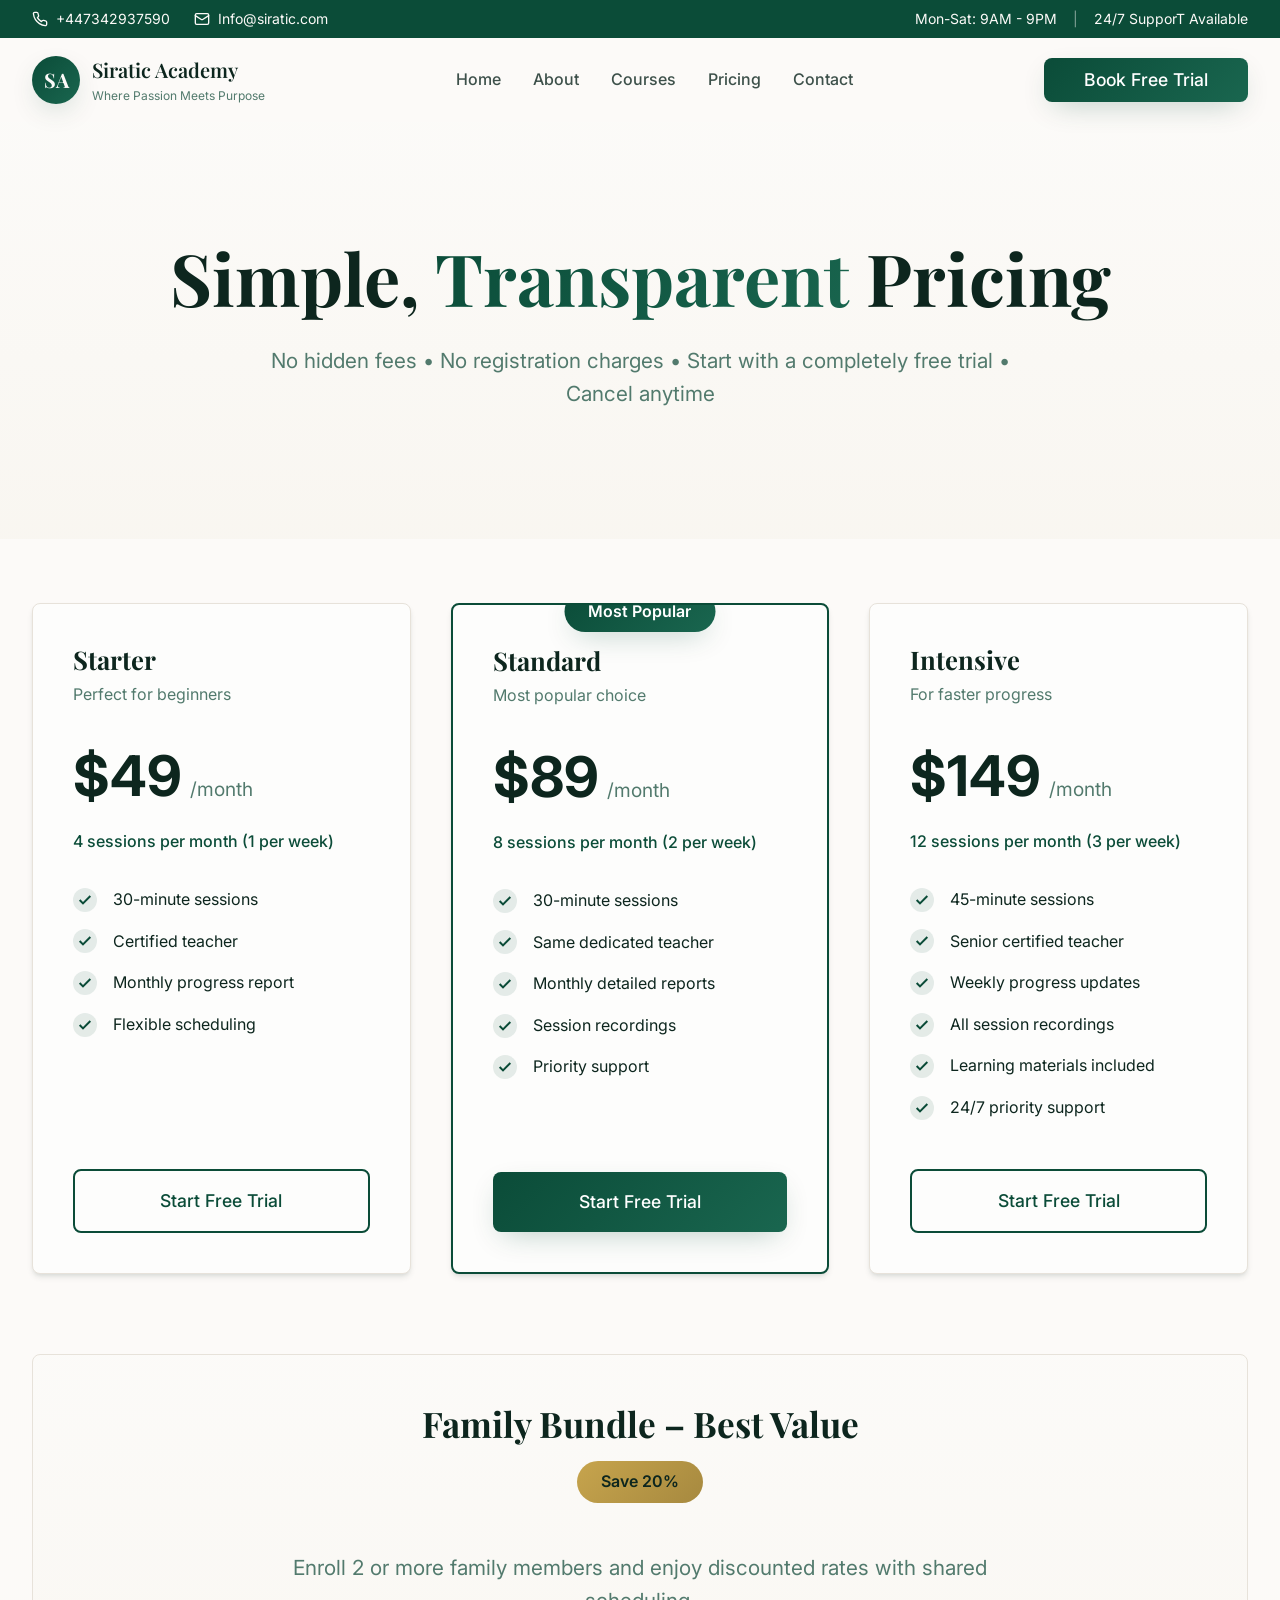
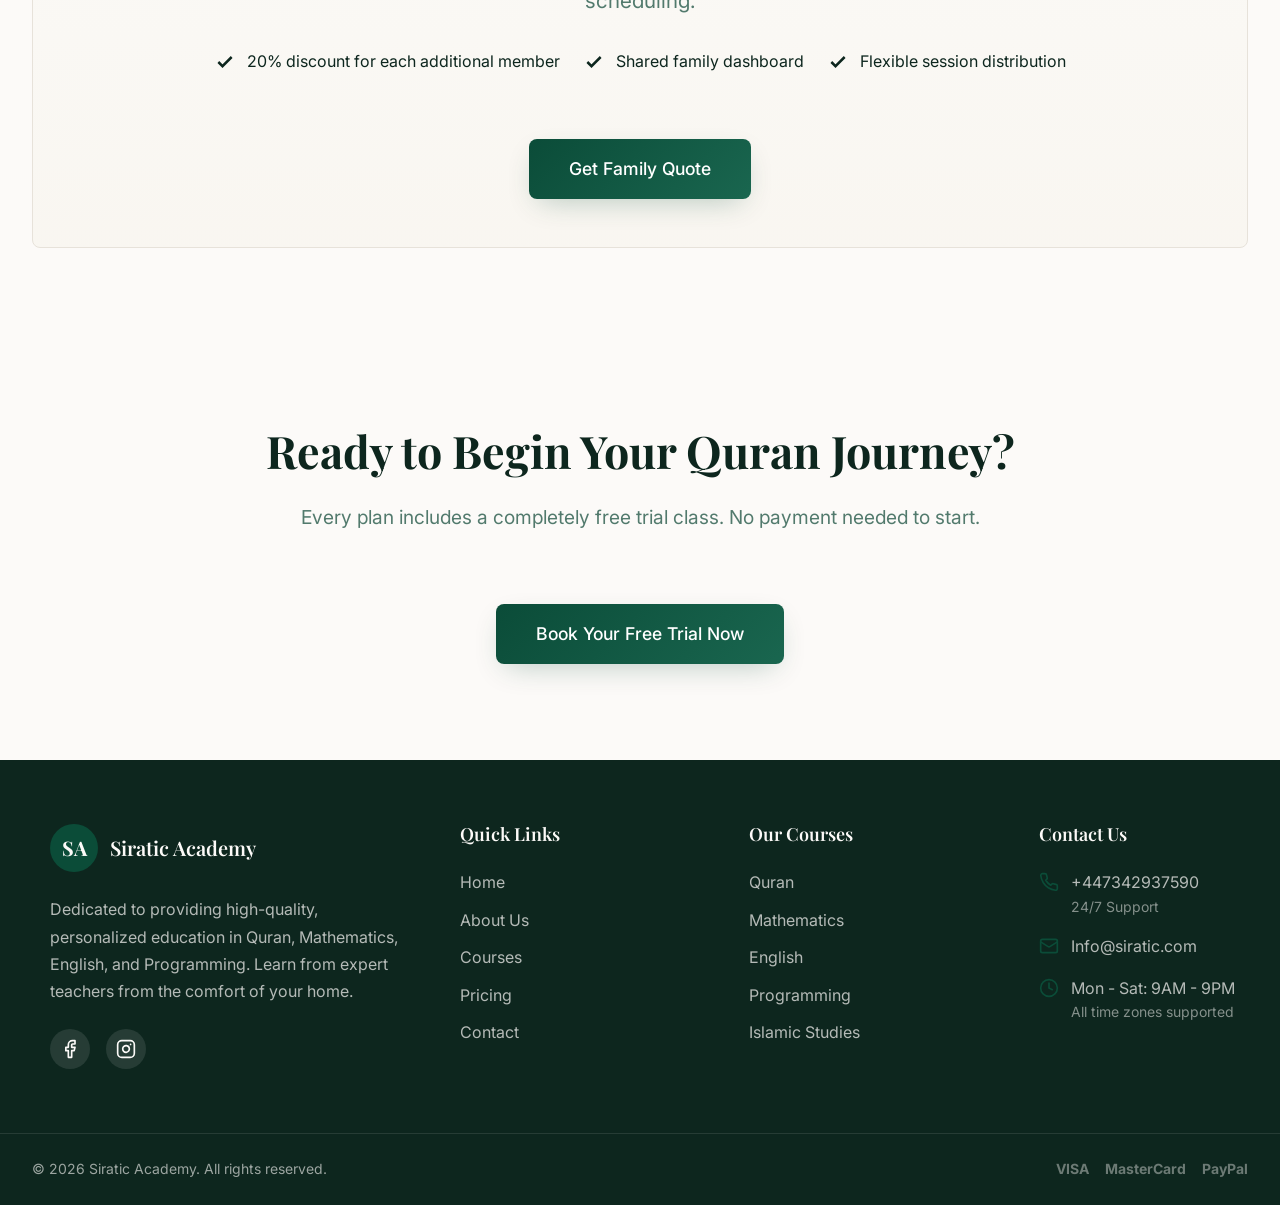
<file: pricing.html>
<!DOCTYPE html>
<html lang="en">

<head>
  <meta charset="UTF-8" />
  <meta name="viewport" content="width=device-width, initial-scale=1.0" />
  <title>Pricing | Siratic Academy</title>
  <link rel="stylesheet" href="price.css">
  <meta name="description"
    content="Simple & transparent Quran course pricing. No hidden fees. Start with a free trial class and cancel anytime." />

  <!-- Google Fonts -->
  <link rel="preconnect" href="https://fonts.googleapis.com">
  <link rel="preconnect" href="https://fonts.gstatic.com" crossorigin>
  <link
    href="https://fonts.googleapis.com/css2?family=Playfair+Display:wght@400;500;600;700&family=Inter:wght@300;400;500;600;700&display=swap"
    rel="stylesheet">
  <link rel="icon" href="assets/lo.png">


</head>

<body>

  <!-- =============================================
       TOP BAR
       ============================================= -->
  <div class="top-bar">
    <div class="container top-bar__inner">
      <div class="top-bar__contact">
        <a href="tel:447342937590" class="top-bar__link">
          <svg xmlns="http://www.w3.org/2000/svg" width="16" height="16" viewBox="0 0 24 24" fill="none"
            stroke="currentColor" stroke-width="2" stroke-linecap="round" stroke-linejoin="round">
            <path
              d="M22 16.92v3a2 2 0 0 1-2.18 2 19.79 19.79 0 0 1-8.63-3.07 19.5 19.5 0 0 1-6-6 19.79 19.79 0 0 1-3.07-8.67A2 2 0 0 1 4.11 2h3a2 2 0 0 1 2 1.72 12.84 12.84 0 0 0 .7 2.81 2 2 0 0 1-.45 2.11L8.09 9.91a16 16 0 0 0 6 6l1.27-1.27a2 2 0 0 1 2.11-.45 12.84 12.84 0 0 0 2.81.7A2 2 0 0 1 22 16.92z">
            </path>
          </svg>
          <span>+447342937590</span>
        </a>
        <a href="mailto:info@quranacademy.com" class="top-bar__link">
          <svg xmlns="http://www.w3.org/2000/svg" width="16" height="16" viewBox="0 0 24 24" fill="none"
            stroke="currentColor" stroke-width="2" stroke-linecap="round" stroke-linejoin="round">
            <rect width="20" height="16" x="2" y="4" rx="2"></rect>
            <path d="m22 7-8.97 5.7a1.94 1.94 0 0 1-2.06 0L2 7"></path>
          </svg>
          <span>Info@siratic.com </span>
        </a>
      </div>
      <div class="top-bar__hours">
        <span>Mon-Sat: 9AM - 9PM</span>
        <span class="top-bar__divider">|</span>
        <span>24/7 SupporT Available</span>
      </div>
    </div>
  </div>
  <!-- Simple Header -->
  <!-- =============================================
       HEADER / NAVIGATION
       ============================================= -->
  <header class="header">
    <div class="container header__inner">
      <!-- Logo -->
      <a href="#" class="header__logo">
        <div class="header__logo-icon">
          <span>SA</span>
        </div>
        <div>
          <span class="header__logo-text">Siratic Academy</span>
          <p class="header__logo-tagline">Where Passion Meets Purpose</p>
        </div>
      </a>

      <!-- Desktop Navigation -->
      <nav class="header__nav">
        <a href="index.html" class="header__nav-link">Home</a>
        <a href="about.html" class="header__nav-link">About</a>
        <a href="courses.html" class="header__nav-link">Courses</a>
        <!-- <a href="#teachers" class="header__nav-link">Teachers</a> -->
        <a href="pricing.html" class="header__nav-link">Pricing</a>
        <a href="contact.html" class="header__nav-link">Contact</a>
      </nav>

      <!-- CTA Buttons -->
      <div class="header__cta">
        <!-- <a href="#about" class="btn btn--hero-outline btn--lg">How It Works</a> -->
        <!-- <a href="#contact" class="btn btn--hero btn--lg">Book Free Trial</a> -->
        <a href="https://docs.google.com/forms/d/e/1FAIpQLSeA-UKHAkYyTyXwfdRo8a-2aaSMBLHVdf6XO2WjqPoiwn7AAw/viewform?usp=dialog"
          class="btn btn--hero btn--lg">Book Free Trial</a>

      </div>

      <!-- Mobile Toggle -->
      <button class="header__mobile-toggle" aria-label="Toggle menu">
        <svg xmlns="http://www.w3.org/2000/svg" width="24" height="24" viewBox="0 0 24 24" fill="none"
          stroke="currentColor" stroke-width="2" stroke-linecap="round" stroke-linejoin="round">
          <line x1="4" x2="20" y1="12" y2="12"></line>
          <line x1="4" x2="20" y1="6" y2="6"></line>
          <line x1="4" x2="20" y1="18" y2="18"></line>
        </svg>
      </button>
    </div>

    <!-- Mobile Menu -->
    <div class="mobile-menu">
      <div class="container">
        <nav class="mobile-menu__nav">
          <a href="index.html" class="mobile-menu__link">Home</a>
          <a href="about.html" class="mobile-menu__link">About</a>
          <a href="courses.html" class="mobile-menu__link">Courses</a>
          <!-- <a href="#teachers" class="mobile-menu__link">Teachers</a> -->
          <a href="pricing.html" class="mobile-menu__link">Pricing</a>
          <a href="contact.html" class="mobile-menu__link">Contact</a>
        </nav>
        <div class="mobile-menu__cta">
          <a href="#about" class="btn btn--hero-outline btn--lg btn--full">How It Works</a>
          <a href="#contact" class="btn btn--hero btn--lg btn--full">Book Free Trial</a>
        </div>
      </div>
    </div>
  </header>

  <main>
    <!-- Hero -->
    <section class="hero">
      <div class="container">
        <h1 class="hero__title animate-on-scroll">
          Simple, <span class="hero__title-highlight"> Transparent </span>Pricing
        </h1>
        <p class="hero__subtitle animate-on-scroll">
          No hidden fees • No registration charges • Start with a completely free trial • Cancel anytime
        </p>
      </div>
    </section>

    <!-- Pricing Plans -->
    <section class="container">
      <div class="pricing-grid">
        <!-- Starter -->
        <div class="pricing-card animate-on-scroll">
          <div class="pricing-card__content">
            <h3 class="pricing-card__name">Starter</h3>
            <p class="pricing-card__desc">Perfect for beginners</p>
            <div class="pricing-card__price">
              <span class="pricing-card__amount">$49</span>
              <span class="pricing-card__period">/month</span>
            </div>
            <p class="pricing-card__sessions">4 sessions per month (1 per week)</p>
            <ul class="pricing-card__features">
              <li class="pricing-card__feature">
                <div class="pricing-card__feature-icon">
                  <svg viewBox="0 0 24 24" fill="none" stroke="currentColor" stroke-width="3">
                    <polyline points="20 6 9 17 4 12" />
                  </svg>
                </div>
                <span>30-minute sessions</span>
              </li>
              <li class="pricing-card__feature">
                <div class="pricing-card__feature-icon">
                  <svg viewBox="0 0 24 24" fill="none" stroke="currentColor" stroke-width="3">
                    <polyline points="20 6 9 17 4 12" />
                  </svg>
                </div>
                <span>Certified teacher</span>
              </li>
              <li class="pricing-card__feature">
                <div class="pricing-card__feature-icon">
                  <svg viewBox="0 0 24 24" fill="none" stroke="currentColor" stroke-width="3">
                    <polyline points="20 6 9 17 4 12" />
                  </svg>
                </div>
                <span>Monthly progress report</span>
              </li>
              <li class="pricing-card__feature">
                <div class="pricing-card__feature-icon">
                  <svg viewBox="0 0 24 24" fill="none" stroke="currentColor" stroke-width="3">
                    <polyline points="20 6 9 17 4 12" />
                  </svg>
                </div>
                <span>Flexible scheduling</span>
              </li>
            </ul>
            <a href="index.html#contact" class="btn btn--hero-outline" style="margin-top: auto;">Start Free Trial</a>
          </div>
        </div>

        <!-- Standard - Featured -->
        <div class="pricing-card pricing-card--featured animate-on-scroll">
          <div class="pricing-card__content">
            <h3 class="pricing-card__name">Standard</h3>
            <p class="pricing-card__desc">Most popular choice</p>
            <div class="pricing-card__price">
              <span class="pricing-card__amount">$89</span>
              <span class="pricing-card__period">/month</span>
            </div>
            <p class="pricing-card__sessions">8 sessions per month (2 per week)</p>
            <ul class="pricing-card__features">
              <li class="pricing-card__feature">
                <div class="pricing-card__feature-icon">
                  <svg viewBox="0 0 24 24" fill="none" stroke="currentColor" stroke-width="3">
                    <polyline points="20 6 9 17 4 12" />
                  </svg>
                </div>
                <span>30-minute sessions</span>
              </li>
              <li class="pricing-card__feature">
                <div class="pricing-card__feature-icon">
                  <svg viewBox="0 0 24 24" fill="none" stroke="currentColor" stroke-width="3">
                    <polyline points="20 6 9 17 4 12" />
                  </svg>
                </div>
                <span>Same dedicated teacher</span>
              </li>
              <li class="pricing-card__feature">
                <div class="pricing-card__feature-icon">
                  <svg viewBox="0 0 24 24" fill="none" stroke="currentColor" stroke-width="3">
                    <polyline points="20 6 9 17 4 12" />
                  </svg>
                </div>
                <span>Monthly detailed reports</span>
              </li>
              <li class="pricing-card__feature">
                <div class="pricing-card__feature-icon">
                  <svg viewBox="0 0 24 24" fill="none" stroke="currentColor" stroke-width="3">
                    <polyline points="20 6 9 17 4 12" />
                  </svg>
                </div>
                <span>Session recordings</span>
              </li>
              <li class="pricing-card__feature">
                <div class="pricing-card__feature-icon">
                  <svg viewBox="0 0 24 24" fill="none" stroke="currentColor" stroke-width="3">
                    <polyline points="20 6 9 17 4 12" />
                  </svg>
                </div>
                <span>Priority support</span>
              </li>
            </ul>
            <a href="index.html#contact" class="btn btn--hero" style="margin-top: auto;">Start Free Trial</a>
          </div>
        </div>

        <!-- Intensive -->
        <div class="pricing-card animate-on-scroll">
          <div class="pricing-card__content">
            <h3 class="pricing-card__name">Intensive</h3>
            <p class="pricing-card__desc">For faster progress</p>
            <div class="pricing-card__price">
              <span class="pricing-card__amount">$149</span>
              <span class="pricing-card__period">/month</span>
            </div>
            <p class="pricing-card__sessions">12 sessions per month (3 per week)</p>
            <ul class="pricing-card__features">
              <li class="pricing-card__feature">
                <div class="pricing-card__feature-icon">
                  <svg viewBox="0 0 24 24" fill="none" stroke="currentColor" stroke-width="3">
                    <polyline points="20 6 9 17 4 12" />
                  </svg>
                </div>
                <span>45-minute sessions</span>
              </li>
              <li class="pricing-card__feature">
                <div class="pricing-card__feature-icon">
                  <svg viewBox="0 0 24 24" fill="none" stroke="currentColor" stroke-width="3">
                    <polyline points="20 6 9 17 4 12" />
                  </svg>
                </div>
                <span>Senior certified teacher</span>
              </li>
              <li class="pricing-card__feature">
                <div class="pricing-card__feature-icon">
                  <svg viewBox="0 0 24 24" fill="none" stroke="currentColor" stroke-width="3">
                    <polyline points="20 6 9 17 4 12" />
                  </svg>
                </div>
                <span>Weekly progress updates</span>
              </li>
              <li class="pricing-card__feature">
                <div class="pricing-card__feature-icon">
                  <svg viewBox="0 0 24 24" fill="none" stroke="currentColor" stroke-width="3">
                    <polyline points="20 6 9 17 4 12" />
                  </svg>
                </div>
                <span>All session recordings</span>
              </li>
              <li class="pricing-card__feature">
                <div class="pricing-card__feature-icon">
                  <svg viewBox="0 0 24 24" fill="none" stroke="currentColor" stroke-width="3">
                    <polyline points="20 6 9 17 4 12" />
                  </svg>
                </div>
                <span>Learning materials included</span>
              </li>
              <li class="pricing-card__feature">
                <div class="pricing-card__feature-icon">
                  <svg viewBox="0 0 24 24" fill="none" stroke="currentColor" stroke-width="3">
                    <polyline points="20 6 9 17 4 12" />
                  </svg>
                </div>
                <span>24/7 priority support</span>
              </li>
            </ul>
            <a href="index.html#contact" class="btn btn--hero-outline" style="margin-top: auto;">Start Free Trial</a>
          </div>
        </div>
      </div>

      <!-- Family Bundle -->
      <div class="family-banner animate-on-scroll">
        <h3 class="family-banner__title">Family Bundle – Best Value</h3>
        <span class="family-banner__discount">Save 20%</span>
        <p style="font-size: 1.3rem; color: var(--muted-foreground); max-width: 700px; margin: 1.5rem auto;">
          Enroll 2 or more family members and enjoy discounted rates with shared scheduling.
        </p>
        <div class="family-banner__features">
          <div class="family-banner__feature">
            <svg width="20" height="20" viewBox="0 0 24 24" fill="none" stroke="currentColor" stroke-width="3">
              <polyline points="20 6 9 17 4 12" />
            </svg>
            <span>20% discount for each additional member</span>
          </div>
          <div class="family-banner__feature">
            <svg width="20" height="20" viewBox="0 0 24 24" fill="none" stroke="currentColor" stroke-width="3">
              <polyline points="20 6 9 17 4 12" />
            </svg>
            <span>Shared family dashboard</span>
          </div>
          <div class="family-banner__feature">
            <svg width="20" height="20" viewBox="0 0 24 24" fill="none" stroke="currentColor" stroke-width="3">
              <polyline points="20 6 9 17 4 12" />
            </svg>
            <span>Flexible session distribution</span>
          </div>
        </div>
        <a href="index.html#contact" class="btn btn--hero" style="margin-top: 2rem;">Get Family Quote</a>
      </div>

      <!-- Final CTA -->
      <div class="pricing-cta animate-on-scroll">
        <h2>Ready to Begin Your Quran Journey?</h2>
        <p>Every plan includes a completely free trial class. No payment needed to start.</p>
        <a href="https://docs.google.com/forms/d/e/1FAIpQLSeA-UKHAkYyTyXwfdRo8a-2aaSMBLHVdf6XO2WjqPoiwn7AAw/viewform?usp=header"
          class="btn btn--hero" style="margin-top: 1.5rem;">
          Book Your Free Trial Now
        </a>
      </div>
    </section>
  </main>
  <!-- =============================================
       FOOTER
       ============================================= -->
  <footer class="footer">
    <div class="container footer__main">
      <div class="footer__grid">
        <!-- Brand column -->
        <div>
          <div class="footer__logo">
            <div class="footer__logo-icon">
              <span>SA</span>
            </div>
            <span class="footer__logo-text">Siratic Academy</span>
          </div>
          <p class="footer__about">Dedicated to providing high-quality, personalized education in Quran,
            Mathematics,
            English, and Programming. Learn from expert teachers from the comfort of your home.</p>
          <div class="footer__social">
            <a href="https://www.facebook.com/share/1FuxYtHKMA/?mibextid=wwXIfr" class="footer__social-link"
              aria-label="Facebook">
              <svg xmlns="http://www.w3.org/2000/svg" width="20" height="20" viewBox="0 0 24 24" fill="none"
                stroke="currentColor" stroke-width="2" stroke-linecap="round" stroke-linejoin="round">
                <path d="M18 2h-3a5 5 0 0 0-5 5v3H7v4h3v8h4v-8h3l1-4h-4V7a1 1 0 0 1 1-1h3z"></path>
              </svg>
            </a>
            <a href="https://www.instagram.com/islamichub_20?igsh=azFhejZ5dzJvb2xw" class="footer__social-link"
              aria-label="Instagram">
              <svg xmlns="http://www.w3.org/2000/svg" width="20" height="20" viewBox="0 0 24 24" fill="none"
                stroke="currentColor" stroke-width="2" stroke-linecap="round" stroke-linejoin="round">
                <rect width="20" height="20" x="2" y="2" rx="5" ry="5"></rect>
                <path d="M16 11.37A4 4 0 1 1 12.63 8 4 4 0 0 1 16 11.37z"></path>
                <line x1="17.5" x2="17.51" y1="6.5" y2="6.5"></line>
              </svg>
            </a>
          </div>
        </div>

        <!-- Quick Links -->
        <div>
          <h4 class="footer__heading">Quick Links</h4>
          <nav class="footer__links">
            <a href="index.html" class="footer__link">Home</a>
            <a href="about.html" class="footer__link">About Us</a>
            <a href="courses.html" class="footer__link">Courses</a>
            <!-- <a href="#teachers" class="footer__link">Teachers</a> -->
            <a href="#" class="footer__link">Pricing</a>
            <a href="contact.html" class="footer__link">Contact</a>
          </nav>
        </div>

        <!-- Courses -->
        <div>
          <h4 class="footer__heading">Our Courses</h4>
          <nav class="footer__links">
            <a href="#courses" class="footer__link">Quran</a>
            <a href="#courses" class="footer__link">Mathematics</a>
            <a href="#courses" class="footer__link">English</a>
            <a href="#courses" class="footer__link">Programming</a>
            <a href="#courses" class="footer__link">Islamic Studies</a>
          </nav>
        </div>

        <!-- Contact -->
        <div>
          <h4 class="footer__heading">Contact Us</h4>
          <div class="footer__contact-item">
            <svg xmlns="http://www.w3.org/2000/svg" width="20" height="20" viewBox="0 0 24 24" fill="none"
              stroke="currentColor" stroke-width="2" stroke-linecap="round" stroke-linejoin="round">
              <path
                d="M22 16.92v3a2 2 0 0 1-2.18 2 19.79 19.79 0 0 1-8.63-3.07 19.5 19.5 0 0 1-6-6 19.79 19.79 0 0 1-3.07-8.67A2 2 0 0 1 4.11 2h3a2 2 0 0 1 2 1.72 12.84 12.84 0 0 0 .7 2.81 2 2 0 0 1-.45 2.11L8.09 9.91a16 16 0 0 0 6 6l1.27-1.27a2 2 0 0 1 2.11-.45 12.84 12.84 0 0 0 2.81.7A2 2 0 0 1 22 16.92z">
              </path>
            </svg>
            <div>
              <p class="footer__contact-text">+447342937590</p>
              <p class="footer__contact-label">24/7 Support</p>
            </div>
          </div>
          <div class="footer__contact-item">
            <svg xmlns="http://www.w3.org/2000/svg" width="20" height="20" viewBox="0 0 24 24" fill="none"
              stroke="currentColor" stroke-width="2" stroke-linecap="round" stroke-linejoin="round">
              <rect width="20" height="16" x="2" y="4" rx="2"></rect>
              <path d="m22 7-8.97 5.7a1.94 1.94 0 0 1-2.06 0L2 7"></path>
            </svg>
            <div>
              <p class="footer__contact-text">Info@siratic.com</p>
            </div>
          </div>
          <div class="footer__contact-item">
            <svg xmlns="http://www.w3.org/2000/svg" width="20" height="20" viewBox="0 0 24 24" fill="none"
              stroke="currentColor" stroke-width="2" stroke-linecap="round" stroke-linejoin="round">
              <circle cx="12" cy="12" r="10"></circle>
              <polyline points="12 6 12 12 16 14"></polyline>
            </svg>
            <div>
              <p class="footer__contact-text">Mon - Sat: 9AM - 9PM</p>
              <p class="footer__contact-label">All time zones supported</p>
            </div>
          </div>
        </div>
      </div>
    </div>

    <!-- Bottom bar -->
    <div class="footer__bottom">
      <div class="container footer__bottom-inner">
        <p class="footer__copyright">© 2026 Siratic Academy. All rights reserved.</p>
        <!-- <div class="footer__legal">
          <a href="#" class="footer__legal-link">Privacy Policy</a>
          <a href="#" class="footer__legal-link">Terms of Service</a>
          <a href="#" class="footer__legal-link">Refund Policy</a>
          <a href="#" class="footer__legal-link">Cookie Policy</a>
        </div> -->
        <div class="footer__payments">
          <span>VISA</span>
          <span>MasterCard</span>
          <span>PayPal</span>
        </div>
      </div>
    </div>
  </footer>
  <script>
    document.addEventListener("DOMContentLoaded", () => {
      const observer = new IntersectionObserver((entries) => {
        entries.forEach(entry => {
          if (entry.isIntersecting) entry.target.classList.add("visible");
        });
      }, { threshold: 0.1 });

      document.querySelectorAll(".animate-on-scroll").forEach(el => observer.observe(el));
    });
  </script>
</body>

</html>
</file>
<file: about.css>
/* =============================================
           REUSING THE EXACT DESIGN SYSTEM FROM HOMEPAGE
           ============================================= */
        :root {
            /* Base colors */
            --background: hsl(40, 33%, 98%);
            --foreground: hsl(160, 50%, 10%);

            /* Card surfaces */
            --card: hsl(40, 33%, 99%);
            --card-foreground: hsl(160, 50%, 10%);

            /* Primary - Deep Emerald Green */
            --primary: hsl(162, 75%, 17%);
            --primary-foreground: hsl(40, 33%, 98%);

            /* Secondary - Muted Gold */
            --secondary: hsl(43, 52%, 54%);
            --secondary-foreground: hsl(160, 50%, 10%);

            /* Muted surfaces */
            --muted: hsl(40, 20%, 94%);
            --muted-foreground: hsl(160, 20%, 40%);

            /* Accent - Light emerald */
            --accent: hsl(162, 40%, 94%);
            --accent-foreground: hsl(162, 75%, 17%);

            /* Borders */
            --border: hsl(40, 20%, 88%);

            /* Gradients */
            --gradient-hero: linear-gradient(135deg, hsl(162, 75%, 17%) 0%, hsl(162, 60%, 25%) 100%);
            --gradient-gold: linear-gradient(135deg, hsl(43, 52%, 54%) 0%, hsl(43, 45%, 45%) 100%);
            --gradient-subtle: linear-gradient(180deg, hsl(40, 33%, 98%) 0%, hsl(40, 40%, 96%) 100%);

            /* Shadows */
            --shadow-sm: 0 1px 2px 0 hsla(160, 50%, 10%, 0.05);
            --shadow-md: 0 4px 6px -1px hsla(160, 50%, 10%, 0.1), 0 2px 4px -2px hsla(160, 50%, 10%, 0.1);
            --shadow-lg: 0 10px 15px -3px hsla(160, 50%, 10%, 0.1), 0 4px 6px -4px hsla(160, 50%, 10%, 0.1);
            --shadow-xl: 0 20px 25px -5px hsla(160, 50%, 10%, 0.1), 0 8px 10px -6px hsla(160, 50%, 10%, 0.1);
            --shadow-emerald: 0 10px 30px -10px hsla(162, 75%, 17%, 0.3);

            /* Typography */
            --font-heading: 'Playfair Display', serif;
            --font-body: 'Inter', sans-serif;

            /* Spacing */
            --radius: 0.75rem;
            --container-max: 1400px;
            --container-padding: 2rem;
        }

        *,
        *::before,
        *::after {
            box-sizing: border-box;
            margin: 0;
            padding: 0;
        }

        html {
            scroll-behavior: smooth;
        }

        body {
            font-family: var(--font-body);
            background-color: var(--background);
            color: var(--foreground);
            line-height: 1.6;
        }

        h1,
        h2,
        h3,
        h4 {
            font-family: var(--font-heading);
            line-height: 1.2;
            color: var(--foreground);
        }

        .container {
            max-width: var(--container-max);
            margin: 0 auto;
            padding: 0 var(--container-padding);
        }

        .section-header {
            text-align: center;
            max-width: 48rem;
            margin: 0 auto 4rem;
        }

        .section-header__title {
            font-size: clamp(1.875rem, 4vw, 3rem);
            font-weight: 700;
            margin-bottom: 1.5rem;
            /* color: black; */
        }

        .section-header__desc {
            font-size: 1.125rem;
            color: var(--muted-foreground);
        }

        /* Buttons - matching homepage */
        .btn {
            display: inline-flex;
            align-items: center;
            justify-content: center;
            gap: 0.5rem;
            white-space: nowrap;
            border-radius: var(--radius);
            font-weight: 500;
            transition: all 0.3s ease;
            cursor: pointer;
            border: none;
        }

        .btn--xl {
            height: 3.5rem;
            padding: 0 2.5rem;
            font-size: 1rem;
            background: var(--gradient-hero);
            color: var(--primary-foreground);
            box-shadow: var(--shadow-emerald);
        }

        .btn--xl:hover {
            box-shadow: var(--shadow-lg);
            transform: scale(1.02);
        }

        /* Cards */
        .card {
            background: var(--card);
            border-radius: var(--radius);
            padding: 2rem;
            box-shadow: var(--shadow-sm);
            border: 1px solid var(--border);
            transition: all 0.3s ease;
        }

        .card:hover {
            box-shadow: var(--shadow-lg);
        }

        /* Animations */
        .animate-on-scroll {
            opacity: 0;
            transform: translateY(30px);
            transition: opacity 0.8s ease-out, transform 0.8s ease-out;
        }

        .animate-on-scroll.visible {
            opacity: 1;
            transform: translateY(0);
        }

        /* =============================================
           PAGE-SPECIFIC STYLES
           ============================================= */

        /* Hero */
        #hero {
            position: relative;
            min-height: 80vh;
            display: flex;
            align-items: center;
            background: var(--gradient-subtle);
            overflow: hidden;
        }

        #hero::before {
            content: '';
            position: absolute;
            inset: 0;
            background-image: url("data:image/svg+xml,%3Csvg width='60' height='60' viewBox='0 0 60 60' xmlns='http://www.w3.org/2000/svg'%3E%3Cg fill='none' fill-rule='evenodd'%3E%3Cg fill='%230B4D3C' fill-opacity='0.05'%3E%3Cpath d='M36 34v-4h-2v4h-4v2h4v4h2v-4h4v-2h-4zm0-30V0h-2v4h-4v2h4v4h2V6h4V4h-4zM6 34v-4H4v4H0v2h4v4h2v-4h4v-2H6zM6 4V0H4v4H0v2h4v4h2V6h4V4H6z'/%3E%3C/g%3E%3C/g%3E%3C/svg%3E");
        }

        .hero__content {
            position: relative;
            z-index: 2;
            text-align: center;
        }

        .hero__title {
            font-size: clamp(2.5rem, 6vw, 4.5rem);
            font-weight: 700;
            margin-bottom: 1.5rem;
        }

        .hero__title span {
            background: var(--gradient-hero);
            -webkit-background-clip: text;
            -webkit-text-fill-color: transparent;
            background-clip: text;
        }

        .hero__subtitle {
            font-size: 1.25rem;
            color: var(--muted-foreground);
            max-width: 42rem;
            margin: 0 auto;
        }

        /* Sections */
        section {
            padding: 6rem 0;
        }

        #our-story,
        #teaching-approach,
        #scholars,
        #why-choose {
            background: var(--background);
        }

        #mission-vision {
            background: var(--gradient-subtle);
        }

        /* Split Layout */
        .split-layout {
            display: grid;
            grid-template-columns: repeat(auto-fit, minmax(320px, 1fr));
            gap: 2rem;
        }

        /* Feature List */
        .feature-list {
            display: grid;
            gap: 1.5rem;
        }

        .feature-item {
            display: flex;
            align-items: flex-start;
            gap: 1rem;
        }

        .feature-item__icon {
            width: 2.5rem;
            height: 2.5rem;
            background: var(--accent);
            border-radius: 50%;
            display: flex;
            align-items: center;
            justify-content: center;
            flex-shrink: 0;
        }

     .feature-item__icon svg {
    width: 1.25rem;
    height: 1.25rem;
    color: var(--primary-foreground); /* white icon */
    stroke: currentColor; /* ensure stroke follows color */
}

        /* Badges Grid */
        .badges-grid {
            display: grid;
            grid-template-columns: repeat(auto-fit, minmax(280px, 1fr));
            gap: 1.5rem;
        }

        .badge-item {
            display: flex;
            align-items: center;
            gap: 1rem;
            padding: 1.5rem;
            background: var(--card);
            border-radius: var(--radius);
            box-shadow: var(--shadow-sm);
            border: 1px solid var(--border);
        }

        .badge-item__icon {
            width: rem;
            height: 3rem;
            background: var(--accent);
            border-radius: 0.75rem;
            display: flex;
            align-items: center;
            justify-content: center;
        }

        .badge-item__icon svg {
            width: 2.5rem;
            height: 2.5rem;
            color: var(--font-heading);
        }

        /* CTA Section */
        #cta {
            /* background: var(--gradient-hero); */
            color: var(--primary-foreground);
            text-align: center;
        }

        #cta .section-header__title,
        #cta .section-header__desc {
            color:black;
        }

        #cta .section-header__desc {
            opacity: 0.9;
        }

        /* =============================================
   2. RESET & BASE STYLES
   ============================================= */
        *,
        *::before,
        *::after {
            box-sizing: border-box;
            margin: 0;
            padding: 0;
        }

        html {
            scroll-behavior: smooth;
        }

        body {
            font-family: var(--font-body);
            background-color: var(--background);
            color: var(--foreground);
            line-height: 1.6;
            -webkit-font-smoothing: antialiased;
            -moz-osx-font-smoothing: grayscale;
        }

        h1,
        h2,
        h3,
        h4,
        h5,
        h6 {
            font-family: var(--font-heading);
            line-height: 1.2;
        }

        a {
            text-decoration: none;
            color: inherit;
        }

        ul {
            list-style: none;
        }

        img {
            max-width: 100%;
            height: auto;
            display: block;
        }

        button {
            font-family: inherit;
            cursor: pointer;
            border: none;
            background: none;
        }

        input,
        select,
        textarea {
            font-family: inherit;
            font-size: inherit;
        }

        /* =============================================
   3. UTILITY CLASSES
   ============================================= */
        .container {
            max-width: var(--container-max);
            margin: 0 auto;
            padding: 0 var(--container-padding);
        }

        .sr-only {
            position: absolute;
            width: 1px;
            height: 1px;
            padding: 0;
            margin: -1px;
            overflow: hidden;
            clip: rect(0, 0, 0, 0);
            white-space: nowrap;
            border: 0;
        }

        /* =============================================
   4. BUTTONS
   ============================================= */
        .btn {
            display: inline-flex;
            align-items: center;
            justify-content: center;
            gap: 0.5rem;
            white-space: nowrap;
            border-radius: var(--radius);
            font-size: 0.875rem;
            font-weight: 500;
            font-family: var(--font-body);
            transition: all 0.3s ease;
            cursor: pointer;
            border: none;
        }

        .btn:focus-visible {
            outline: 2px solid var(--primary);
            outline-offset: 2px;
        }

        .btn--default {
            height: 2.5rem;
            padding: 0 1rem;
        }

        .btn--lg {
            height: 2.75rem;
            padding: 0 2rem;
        }

        .btn--xl {
            height: 3.5rem;
            padding: 0 2.5rem;
            font-size: 1rem;
            border-radius: 0.5rem;
        }

        .btn--hero {
            background: var(--gradient-hero);
            color: var(--primary-foreground);
            box-shadow: var(--shadow-emerald);
        }

        .btn--hero:hover {
            box-shadow: var(--shadow-lg);
            transform: scale(1.02);
        }

        .btn--hero:active {
            transform: scale(0.98);
        }

        .btn--hero-outline {
            border: 2px solid var(--primary);
            background: transparent;
            color: var(--primary);
        }

        .btn--hero-outline:hover {
            background: var(--primary);
            color: var(--primary-foreground);
        }

        .btn--subtle {
            background: var(--accent);
            color: var(--accent-foreground);
        }

        .btn--subtle:hover {
            background: hsla(162, 40%, 94%, 0.8);
        }

        .btn--full {
            width: 100%;
        }

        .btn svg {
            width: 1rem;
            height: 1rem;
        }

        .btn--xl svg {
            width: 1.25rem;
            height: 1.25rem;
        }

        /* =============================================
   5. TOP BAR
   ============================================= */
        .top-bar {
            background: var(--primary);
            color: var(--primary-foreground);
            padding: 0.5rem 0;
            font-size: 0.875rem;
        }

        .top-bar__inner {
            display: flex;
            justify-content: space-between;
            align-items: center;
        }

        .top-bar__contact {
            display: flex;
            align-items: center;
            gap: 1.5rem;
        }

        .top-bar__link {
            display: flex;
            align-items: center;
            gap: 0.5rem;
            transition: opacity 0.2s;
        }

        .top-bar__link:hover {
            opacity: 0.8;
        }

        .top-bar__link svg {
            width: 1rem;
            height: 1rem;
        }

        .top-bar__hours {
            display: flex;
            align-items: center;
            gap: 1rem;
            font-size: 0.875rem;
        }

        .top-bar__divider {
            opacity: 0.5;
        }

        @media (max-width: 768px) {
            .top-bar {
                display: none;
            }
        }

        /* =============================================
   6. HEADER / NAVIGATION
   ============================================= */
        .header {
  position: sticky;
  top: 0;
  z-index: 100;
  transition: all 0.3s ease;
  padding: 1rem 0;
  background: transparent;
  background: hsla(40, 33%, 98%, 0.95);

}

.header--scrolled {
  background: hsla(40, 33%, 98%, 0.95);
  backdrop-filter: blur(12px);
  box-shadow: var(--shadow-md);
  padding: 0.75rem 0;
  background: hsla(40, 33%, 98%, 0.95);

}

.header__inner {
  display: flex;
  align-items: center;
  justify-content: space-between;
  background: hsla(40, 33%, 98%, 0.95);
}


.header__logo {
  display: flex;
  align-items: center;
  gap: 0.75rem;
}

.header__logo-icon {
  width: 3rem;
  height: 3rem;
  background: var(--gradient-hero);
  border-radius: 50%;
  display: flex;
  align-items: center;
  justify-content: center;
  box-shadow: var(--shadow-emerald);
}

.header__logo-icon span {
  color: var(--primary-foreground);
  font-family: var(--font-heading);
  font-size: 1.25rem;
  font-weight: 700;
}

.header__logo-text {
  font-family: var(--font-heading);
  font-size: 1.25rem;
  font-weight: 600;
  color: var(--foreground);
}

.header__logo-tagline {
  font-size: 0.75rem;
  color: var(--muted-foreground);
}

.header__nav {
  display: flex;
  align-items: center;
  gap: 2rem;
}

.header__nav-link {
  color: hsla(160, 50%, 10%, 0.8);
  font-weight: 500;
  position: relative;
  transition: color 0.2s;
}

.header__nav-link::after {
  content: '';
  position: absolute;
  bottom: -0.25rem;
  left: 0;
  width: 0;
  height: 2px;
  background: var(--primary);
  transition: width 0.3s;
}

.header__nav-link:hover {
  color: var(--primary);
}

.header__nav-link:hover::after {
  width: 100%;
}

.header__cta {
  display: flex;
  align-items: center;
  gap: 1rem;
}

.header__mobile-toggle {
  display: none;
  padding: 0.5rem;
  color: var(--foreground);
}

.header__mobile-toggle svg {
  width: 1.5rem;
  height: 1.5rem;
}

@media (max-width: 1024px) {
  .header__nav,
  .header__cta {
    display: none;
  }
  
  .header__mobile-toggle {
    display: block;
  }
}

/* Mobile Menu */
.mobile-menu {
  display: none;
  background: var(--background);
  border-top: 1px solid var(--border);
  padding: 1.5rem;
}

.mobile-menu--open {
  display: block;
}

.mobile-menu__nav {
  display: flex;
  flex-direction: column;
  gap: 1rem;
  margin-bottom: 1rem;
}

.mobile-menu__link {
  color: hsla(160, 50%, 10%, 0.8);
  font-weight: 500;
  padding: 0.5rem 0;
  transition: color 0.2s;
}

.mobile-menu__link:hover {
  color: var(--primary);
}

.mobile-menu__cta {
  display: flex;
  flex-direction: column;
  gap: 0.75rem;
  padding-top: 1rem;
  border-top: 1px solid var(--border);
}

 /* Enhanced Feature List Styling */
.feature-list {
    display: grid;
    gap: 2rem;
    margin-top: 2rem;
}

@media (min-width: 768px) {
    .feature-list {
        grid-template-columns: repeat(2, 1fr);
    }
}

.feature-item {
    display: flex;
    align-items: flex-start;
    gap: 1.5rem;
    padding: 1.5rem;
    background: var(--card);
    border-radius: var(--radius);
    box-shadow: var(--shadow-sm);
    border: 1px solid var(--border);
    transition: all 0.4s ease;
}

.feature-item:hover {
    transform: translateY(-6px);
    box-shadow: var(--shadow-lg);
    border-color: hsla(162, 75%, 17%, 0.15);
}

.feature-item__icon {
    width: 4rem;
    height: 4rem;
    background: var(--primary);
    color: var(--primary-foreground);
    border-radius: 50%;
    display: flex;
    align-items: center;
    justify-content: center;
    flex-shrink: 0;
    box-shadow: var(--shadow-emerald);
    transition: transform 0.3s ease;
}

.feature-item:hover .feature-item__icon {
    transform: scale(1.1);
}

.feature-item__content h4 {
    font-family: var(--font-heading);
    font-size: 1.25rem;
    font-weight: 600;
    color: var(--foreground);
    margin-bottom: 0.5rem;
}

.feature-item__content p {
    color: var(--muted-foreground);
    line-height: 1.7;
}
.teacher-card__avatar {
  width: 6rem;
  height: 6rem;
  background: var(--gradient-hero);  /* green gradient */
  border-radius: 50%;
  display: flex;
  align-items: center;
  justify-content: center;
  box-shadow: var(--shadow-emerald);
}

.teacher-card__avatar span {
  font-size: 1.5rem;
  font-family: var(--font-heading);
  font-weight: 700;
  color: var(--primary-foreground);  /* white */
}

/* =============================================
   15. FOOTER
   ============================================= */
/* =============================================
   15. FOOTER
   ============================================= */
.footer {
  background: var(--foreground);
  color: var(--primary-foreground);
}

.footer__main {
  padding: 4rem 0;
}

.footer__grid {
  display: grid;
  grid-template-columns: 1.5fr 1fr 1fr 1fr;
  gap: 3rem;
  margin-left: 50px;

}

@media (max-width: 1024px) {
  .footer__grid {
    grid-template-columns: repeat(2, 1fr);
  }
}

@media (max-width: 640px) {
  .footer__grid {
    grid-template-columns: 1fr;
  }
}

.footer__brand {
  margin-bottom: 1.5rem;
}

.footer__logo {
  display: flex;
  align-items: center;
  gap: 0.75rem;
  margin-bottom: 1.5rem;
}

.footer__logo-icon {
  width: 3rem;
  height: 3rem;
  background: var(--primary);
  border-radius: 50%;
  display: flex;
  align-items: center;
  justify-content: center;
}

.footer__logo-icon span {
  color: var(--borderd);
  font-family: var(--font-heading);
  font-size: 1.25rem;
  font-weight: 700;
  
}

.footer__logo-text {
  font-family: var(--font-heading);
  font-size: 1.25rem;
  font-weight: 600;
}

.footer__about {
  color: hsla(40, 33%, 98%, 0.7);
  line-height: 1.7;
  margin-bottom: 1.5rem;
}

.footer__social {
  display: flex;
  align-items: center;
  gap: 1rem;
}

.footer__social-link {
  width: 2.5rem;
  height: 2.5rem;
  border-radius: 50%;
  background: hsla(40, 33%, 98%, 0.1);
  display: flex;
  align-items: center;
  justify-content: center;
  transition: all 0.2s;
}

.footer__social-link:hover {
  background: var(--primary);
  color: var(--foreground);
}

.footer__social-link svg {
  width: 1.25rem;
  height: 1.25rem;
}

.footer__heading {
  font-family: var(--font-heading);
  font-size: 1.125rem;
  font-weight: 600;
  margin-bottom: 1.5rem;
  color: var(--primary-foreground);
}

.footer__links {
  display: flex;
  flex-direction: column;
  gap: 0.75rem;
}

.footer__link {
  color: hsla(40, 33%, 98%, 0.7);
  transition: color 0.2s;
}

.footer__link:hover {
  color: var(--primary);
}

.footer__contact-item {
  display: flex;
  align-items: flex-start;
  gap: 0.75rem;
  margin-bottom: 1rem;
}

.footer__contact-item svg {
  width: 1.25rem;
  height: 1.25rem;
  color: var(--primary);
  margin-top: 0.125rem;
  flex-shrink: 0;
}

.footer__contact-text {
  color: hsla(40, 33%, 98%, 0.7);
}

.footer__contact-label {
  font-size: 0.875rem;
  color: hsla(40, 33%, 98%, 0.5);
}

/* Footer bottom */
.footer__bottom {
  border-top: 1px solid hsla(40, 33%, 98%, 0.1);
  padding: 1.5rem 0;
}

.footer__bottom-inner {
  display: flex;
  flex-direction: column;
  align-items: center;
  gap: 1rem;
}

@media (min-width: 768px) {
  .footer__bottom-inner {
    flex-direction: row;
    justify-content: space-between;
  }
}

.footer__copyright {
  font-size: 0.875rem;
  color: hsla(40, 33%, 98%, 0.6);
}

.footer__legal {
  display: flex;
  align-items: center;
  gap: 1rem;
}

.footer__legal-link {
  font-size: 0.875rem;
  color: hsla(40, 33%, 98%, 0.6);
  transition: color 0.2s;
}

.footer__legal-link:hover {
  color: var(--primary);
}

.footer__payments {
  display: flex;
  align-items: center;
  gap: 1rem;
  color: hsla(40, 33%, 98%, 0.4);
  font-size: 0.875rem;
}

.footer__payments span {
  font-weight: 700;
}


/* =============================================
   16. ANIMATIONS
   ============================================= */
.animate-on-scroll {
  opacity: 0;
  transform: translateY(30px);
  transition: opacity 0.6s ease-out, transform 0.6s ease-out;
}

.animate-on-scroll.visible {
  opacity: 1;
  transform: translateY(0);
}

/* Staggered animations */
.animate-on-scroll[data-delay="1"] { transition-delay: 0.1s; }
.animate-on-scroll[data-delay="2"] { transition-delay: 0.2s; }
.animate-on-scroll[data-delay="3"] { transition-delay: 0.3s; }
.animate-on-scroll[data-delay="4"] { transition-delay: 0.4s; }
.animate-on-scroll[data-delay="5"] { transition-delay: 0.5s; }
.animate-on-scroll[data-delay="6"] { transition-delay: 0.6s; }
</file>
<file: courses.css>
/* =============================================
   QURAN ACADEMY - PURE CSS STYLESHEET
   ============================================= */

/* =============================================
   1. CSS VARIABLES (DESIGN TOKENS)
   ============================================= */
:root {
  /* Base colors */
  --background: hsl(40, 33%, 98%);
  --foreground: hsl(160, 50%, 10%);
  
  /* Card surfaces */
  --card: hsl(40, 33%, 99%);
  --card-foreground: hsl(160, 50%, 10%);
  
  /* Primary - Deep Emerald Green */
  --primary: hsl(162, 75%, 17%);
  --primary-foreground: hsl(40, 33%, 98%);
  
  /* Secondary - Muted Gold */
  --secondary: hsl(43, 52%, 54%);
  --secondary-foreground: hsl(160, 50%, 10%);
  
  /* Muted surfaces */
  --muted: hsl(40, 20%, 94%);
  --muted-foreground: hsl(160, 20%, 40%);
  
  /* Accent - Light emerald */
  --accent: hsl(162, 40%, 94%);
  --accent-foreground: hsl(162, 75%, 17%);
  
  /* Borders and inputs */
  --border: hsl(40, 20%, 88%);
  --input: hsl(40, 20%, 88%);
  
  /* Custom brand colors */
  --gold: hsl(43, 52%, 54%);
  --gold-muted: hsl(43, 35%, 75%);
  --ivory: hsl(40, 33%, 98%);
  --ivory-warm: hsl(40, 40%, 96%);
  
  /* Gradients */
  --gradient-hero: linear-gradient(135deg, hsl(162, 75%, 17%) 0%, hsl(162, 60%, 25%) 100%);
  --gradient-gold: linear-gradient(135deg, hsl(43, 52%, 54%) 0%, hsl(43, 45%, 45%) 100%);
  --gradient-subtle: linear-gradient(180deg, hsl(40, 33%, 98%) 0%, hsl(40, 40%, 96%) 100%);
  
  /* Shadows */
  --shadow-sm: 0 1px 2px 0 hsla(160, 50%, 10%, 0.05);
  --shadow-md: 0 4px 6px -1px hsla(160, 50%, 10%, 0.1), 0 2px 4px -2px hsla(160, 50%, 10%, 0.1);
  --shadow-lg: 0 10px 15px -3px hsla(160, 50%, 10%, 0.1), 0 4px 6px -4px hsla(160, 50%, 10%, 0.1);
  --shadow-xl: 0 20px 25px -5px hsla(160, 50%, 10%, 0.1), 0 8px 10px -6px hsla(160, 50%, 10%, 0.1);
  --shadow-emerald: 0 10px 30px -10px hsla(162, 75%, 17%, 0.3);
  --shadow-gold: 0 10px 30px -10px hsla(43, 52%, 54%, 0.3);
  
  /* Typography */
  --font-heading: 'Playfair Display', serif;
  --font-body: 'Inter', sans-serif;
  
  /* Spacing */
  --radius: 0.5rem;
  --container-max: 1400px;
  --container-padding: 2rem;
}

/* =============================================
   2. RESET & BASE STYLES
   ============================================= */
*, *::before, *::after {
  box-sizing: border-box;
  margin: 0;
  padding: 0;
}

html {
  scroll-behavior: smooth;
}

body {
  font-family: var(--font-body);
  background-color: var(--background);
  color: var(--foreground);
  line-height: 1.6;
  -webkit-font-smoothing: antialiased;
  -moz-osx-font-smoothing: grayscale;
}

h1, h2, h3, h4, h5, h6 {
  font-family: var(--font-heading);
  line-height: 1.2;
}

a {
  text-decoration: none;
  color: inherit;
}

ul {
  list-style: none;
}

img {
  max-width: 100%;
  height: auto;
  display: block;
}

button {
  font-family: inherit;
  cursor: pointer;
  border: none;
  background: none;
}

input, select, textarea {
  font-family: inherit;
  font-size: inherit;
}

/* =============================================
   3. UTILITY CLASSES
   ============================================= */
.container {
  max-width: var(--container-max);
  margin: 0 auto;
  padding: 0 var(--container-padding);
}

.sr-only {
  position: absolute;
  width: 1px;
  height: 1px;
  padding: 0;
  margin: -1px;
  overflow: hidden;
  clip: rect(0, 0, 0, 0);
  white-space: nowrap;
  border: 0;
}

/* =============================================
   4. BUTTONS
   ============================================= */
.btn {
  display: inline-flex;
  align-items: center;
  justify-content: center;
  gap: 0.5rem;
  white-space: nowrap;
  border-radius: var(--radius);
  font-size: 0.875rem;
  font-weight: 500;
  font-family: var(--font-body);
  transition: all 0.3s ease;
  cursor: pointer;
  border: none;
}

.btn:focus-visible {
  outline: 2px solid var(--primary);
  outline-offset: 2px;
}

.btn--default {
  height: 2.5rem;
  padding: 0 1rem;
}

.btn--lg {
  height: 2.75rem;
  padding: 0 2rem;
}

.btn--xl {
  height: 3.5rem;
  padding: 0 2.5rem;
  font-size: 1rem;
  border-radius: 0.5rem;
}

.btn--hero {
  background: var(--gradient-hero);
  color: var(--primary-foreground);
  box-shadow: var(--shadow-emerald);
}

.btn--hero:hover {
  box-shadow: var(--shadow-lg);
  transform: scale(1.02);
}

.btn--hero:active {
  transform: scale(0.98);
}

.btn--hero-outline {
  border: 2px solid var(--primary);
  background: transparent;
  color: var(--primary);
}

.btn--hero-outline:hover {
  background: var(--primary);
  color: var(--primary-foreground);
}

.btn--subtle {
  background: var(--accent);
  color: var(--accent-foreground);
}

.btn--subtle:hover {
  background: hsla(162, 40%, 94%, 0.8);
}

.btn--full {
  width: 100%;
}

.btn svg {
  width: 1rem;
  height: 1rem;
}

.btn--xl svg {
  width: 1.25rem;
  height: 1.25rem;
}
/* =============================================
   5. TOP BAR
   ============================================= */
.top-bar {
  background: var(--primary);
  color: var(--primary-foreground);
  padding: 0.5rem 0;
  font-size: 0.875rem;
}

.top-bar__inner {
  display: flex;
  justify-content: space-between;
  align-items: center;
}

.top-bar__contact {
  display: flex;
  align-items: center;
  gap: 1.5rem;
}

.top-bar__link {
  display: flex;
  align-items: center;
  gap: 0.5rem;
  transition: opacity 0.2s;
}

.top-bar__link:hover {
  opacity: 0.8;
}

.top-bar__link svg {
  width: 1rem;
  height: 1rem;
}

.top-bar__hours {
  display: flex;
  align-items: center;
  gap: 1rem;
  font-size: 0.875rem;
}

.top-bar__divider {
  opacity: 0.5;
}

@media (max-width: 768px) {
  .top-bar {
    display: none;
  }
}


    /* =============================================
   6. HEADER / NAVIGATION
   ============================================= */
.header {
  position: sticky;
  top: 0;
  z-index: 100;
  transition: all 0.3s ease;
  padding: 1rem 0;
  background: transparent;
  background: hsla(40, 33%, 98%, 0.95);

}

.header--scrolled {
  background: hsla(40, 33%, 98%, 0.95);
  backdrop-filter: blur(12px);
  box-shadow: var(--shadow-md);
  padding: 0.75rem 0;
  background: hsla(40, 33%, 98%, 0.95);

}

.header__inner {
  display: flex;
  align-items: center;
  justify-content: space-between;
  background: hsla(40, 33%, 98%, 0.95);
}

.header__logo {
  display: flex;
  align-items: center;
  gap: 0.75rem;
}

.header__logo-icon {
  width: 3rem;
  height: 3rem;
  background: var(--gradient-hero);
  border-radius: 50%;
  display: flex;
  align-items: center;
  justify-content: center;
  box-shadow: var(--shadow-emerald);
}

.header__logo-icon span {
  color: var(--primary-foreground);
  font-family: var(--font-heading);
  font-size: 1.25rem;
  font-weight: 700;
}

.header__logo-text {
  font-family: var(--font-heading);
  font-size: 1.25rem;
  font-weight: 600;
  color: var(--foreground);
}

.header__logo-tagline {
  font-size: 0.75rem;
  color: var(--muted-foreground);
}

.header__nav {
  display: flex;
  align-items: center;
  gap: 2rem;
}

.header__nav-link {
  color: hsla(160, 50%, 10%, 0.8);
  font-weight: 500;
  position: relative;
  transition: color 0.2s;
}

.header__nav-link::after {
  content: '';
  position: absolute;
  bottom: -0.25rem;
  left: 0;
  width: 0;
  height: 2px;
  background: var(--primary);
  transition: width 0.3s;
}

.header__nav-link:hover {
  color: var(--primary);
}

.header__nav-link:hover::after {
  width: 100%;
}

.header__cta {
  display: flex;
  align-items: center;
  gap: 1rem;
}

.header__mobile-toggle {
  display: none;
  padding: 0.5rem;
  color: var(--foreground);
}

.header__mobile-toggle svg {
  width: 1.5rem;
  height: 1.5rem;
}

@media (max-width: 1024px) {
  .header__nav,
  .header__cta {
    display: none;
  }
  
  .header__mobile-toggle {
    display: block;
  }
}

/* Mobile Menu */
.mobile-menu {
  display: none;
  background: var(--background);
  border-top: 1px solid var(--border);
  padding: 1.5rem;
}

.mobile-menu--open {
  display: block;
}

.mobile-menu__nav {
  display: flex;
  flex-direction: column;
  gap: 1rem;
  margin-bottom: 1rem;
}

.mobile-menu__link {
  color: hsla(160, 50%, 10%, 0.8);
  font-weight: 500;
  padding: 0.5rem 0;
  transition: color 0.2s;
}

.mobile-menu__link:hover {
  color: var(--primary);
}

.mobile-menu__cta {
  display: flex;
  flex-direction: column;
  gap: 0.75rem;
  padding-top: 1rem;
  border-top: 1px solid var(--border);
}

    /* Hero */
    .hero {
      position: relative;
      min-height: 70vh;
      display: flex;
      align-items: center;
      background: var(--gradient-subtle);
      overflow: hidden;
      padding: 6rem 0 4rem;
    }

    .hero__title {
      font-size: clamp(2.5rem, 6vw, 4.2rem);
      font-weight: 700;
      margin-bottom: 1.25rem;
      text-align: center;
    }

  .hero__title-highlight {
  color: transparent;                   
  background: var(--gradient-hero);
  
  -webkit-background-clip: text;
  background-clip: text;
  
  -webkit-text-fill-color: transparent;  
}

    .hero__subtitle {
      font-size: 1.25rem;
      color: var(--muted-foreground);
      max-width: 720px;
      margin: 0 auto 2.5rem;
      text-align: center;
    }

    /* Buttons */
    .btn {
      display: inline-flex;
      align-items: center;
      gap: 0.75rem;
      padding: 1rem 2.25rem;
      border-radius: var(--radius);
      font-weight: 500;
      text-decoration: none;
      transition: all 0.3s ease;
      font-size: 1.1rem;
    }

    .btn--hero {
      background: var(--gradient-hero);
      color: white;
      box-shadow: var(--shadow-emerald);
    }

    .btn--hero:hover {
      transform: translateY(-3px);
      box-shadow: 0 12px 25px hsla(162, 75%, 17%, 0.35);
    }

    /* Course cards */
    .courses__grid {
      display: grid;
      grid-template-columns: repeat(auto-fit, minmax(340px, 1fr));
      gap: 2rem;
      margin: 4rem 0;
    }

    .course-card {
      background: var(--card);
      border-radius: var(--radius);
      overflow: hidden;
      box-shadow: var(--shadow-md);
      border: 1px solid var(--border);
      transition: all 0.35s ease;
      display: flex;
      flex-direction: column;
    }

    .course-card:hover {
      transform: translateY(-12px);
      box-shadow: var(--shadow-lg);
      border-color: hsla(162, 75%, 17%, 0.3);
    }

    .course-card__content {
      padding: 2.25rem;
      flex-grow: 1;
      display: flex;
      flex-direction: column;
    }

    .course-card__icon {
      width: 4.5rem;
      height: 4.5rem;
      background: var(--accent);
      border-radius: 1rem;
      display: flex;
      align-items: center;
      justify-content: center;
      margin-bottom: 1.5rem;
      transition: all 0.4s ease;
    }

    .course-card:hover .course-card__icon {
      background: var(--primary);
      transform: scale(1.12) rotate(6deg);
    }

    .course-card__icon svg {
      width: 2rem;
      height: 2rem;
      color: var(--primary);
      transition: color 0.4s ease;
    }

    .course-card:hover .course-card__icon svg {
      color: white;
    }

    .course-card__meta {
      display: flex;
      gap: 1rem;
      margin-bottom: 1rem;
      font-size: 0.9rem;
    }

    .course-card__level,
    .course-card__duration {
      padding: 0.35rem 1rem;
      border-radius: 999px;
      font-weight: 500;
    }

    .course-card__level {
      background: var(--accent);
      color: var(--primary);
    }

    .course-card__duration {
      background: var(--muted);
      color: var(--muted-foreground);
    }

    .course-card__title {
      font-size: 1.5rem;
      margin-bottom: 1rem;
      color: var(--foreground);
    }

    .course-card__desc {
      color: var(--muted-foreground);
      margin-bottom: 2rem;
      flex-grow: 1;
    }

    .course-card__featured {
      position: relative;
    }

    .course-card__featured::before {
      content: "Most Popular";
      position: absolute;
      top: -14px;
      left: 50%;
      transform: translateX(-50%);
      background: var(--gradient-hero);
      color: white;
      padding: 0.5rem 1.5rem;
      border-radius: 999px;
      font-size: 0.9rem;
      font-weight: 600;
      box-shadow: var(--shadow-emerald);
      white-space: nowrap;
      margin-top: 1.5%;
    }

    /* CTA section */
    .cta-section {
      text-align: center;
      padding: 6rem 0;
      background: var(--gradient-subtle);
    }

    .cta-section h2 {
      font-size: 2.5rem;
      margin-bottom: 1.25rem;
    }

    .cta-section p {
      color: var(--muted-foreground);
      font-size: 1.2rem;
      max-width: 680px;
      margin: 0 auto 2.5rem;
    }

    /* Animations */
    .animate-on-scroll {
      opacity: 0;
      transform: translateY(35px);
      transition: all 0.9s ease-out;
    }

    .animate-on-scroll.visible {
      opacity: 1;
      transform: translateY(0);
    }

/* =============================================
   15. FOOTER
   ============================================= */
.footer {
  background: var(--foreground);
  color: var(--primary-foreground);
}

.footer__main {
  padding: 4rem 0;
}

.footer__grid {
  display: grid;
  grid-template-columns: 1.5fr 1fr 1fr 1fr;
  gap: 3rem;
  margin-left: 50px;

}

@media (max-width: 1024px) {
  .footer__grid {
    grid-template-columns: repeat(2, 1fr);
  }
}

@media (max-width: 640px) {
  .footer__grid {
    grid-template-columns: 1fr;
  }
}

.footer__brand {
  margin-bottom: 1.5rem;
}

.footer__logo {
  display: flex;
  align-items: center;
  gap: 0.75rem;
  margin-bottom: 1.5rem;
}

.footer__logo-icon {
  width: 3rem;
  height: 3rem;
  background: var(--primary);
  border-radius: 50%;
  display: flex;
  align-items: center;
  justify-content: center;
}

.footer__logo-icon span {
  color: var(--borderd);
  font-family: var(--font-heading);
  font-size: 1.25rem;
  font-weight: 700;
}

.footer__logo-text {
  font-family: var(--font-heading);
  font-size: 1.25rem;
  font-weight: 600;
}

.footer__about {
  color: hsla(40, 33%, 98%, 0.7);
  line-height: 1.7;
  margin-bottom: 1.5rem;
}

.footer__social {
  display: flex;
  align-items: center;
  gap: 1rem;
}

.footer__social-link {
  width: 2.5rem;
  height: 2.5rem;
  border-radius: 50%;
  background: hsla(40, 33%, 98%, 0.1);
  display: flex;
  align-items: center;
  justify-content: center;
  transition: all 0.2s;
}

.footer__social-link:hover {
  background: var(--primary);
  color: var(--foreground);
}

.footer__social-link svg {
  width: 1.25rem;
  height: 1.25rem;
}

.footer__heading {
  font-family: var(--font-heading);
  font-size: 1.125rem;
  font-weight: 600;
  margin-bottom: 1.5rem;
}

.footer__links {
  display: flex;
  flex-direction: column;
  gap: 0.75rem;
}

.footer__link {
  color: hsla(40, 33%, 98%, 0.7);
  transition: color 0.2s;
}

.footer__link:hover {
  color: var(--primary);
}

.footer__contact-item {
  display: flex;
  align-items: flex-start;
  gap: 0.75rem;
  margin-bottom: 1rem;
}

.footer__contact-item svg {
  width: 1.25rem;
  height: 1.25rem;
  color: var(--primary);
  margin-top: 0.125rem;
  flex-shrink: 0;
}

.footer__contact-text {
  color: hsla(40, 33%, 98%, 0.7);
}

.footer__contact-label {
  font-size: 0.875rem;
  color: hsla(40, 33%, 98%, 0.5);
}

/* Footer bottom */
.footer__bottom {
  border-top: 1px solid hsla(40, 33%, 98%, 0.1);
  padding: 1.5rem 0;
}

.footer__bottom-inner {
  display: flex;
  flex-direction: column;
  align-items: center;
  gap: 1rem;
}

@media (min-width: 768px) {
  .footer__bottom-inner {
    flex-direction: row;
    justify-content: space-between;
  }
}

.footer__copyright {
  font-size: 0.875rem;
  color: hsla(40, 33%, 98%, 0.6);
}

.footer__legal {
  display: flex;
  align-items: center;
  gap: 1rem;
}

.footer__legal-link {
  font-size: 0.875rem;
  color: hsla(40, 33%, 98%, 0.6);
  transition: color 0.2s;
}

.footer__legal-link:hover {
  color: var(--primary);
}

.footer__payments {
  display: flex;
  align-items: center;
  gap: 1rem;
  color: hsla(40, 33%, 98%, 0.4);
  font-size: 0.875rem;
}

.footer__payments span {
  font-weight: 700;
}

/* =============================================
   16. ANIMATIONS
   ============================================= */
.animate-on-scroll {
  opacity: 0;
  transform: translateY(30px);
  transition: opacity 0.6s ease-out, transform 0.6s ease-out;
}

.animate-on-scroll.visible {
  opacity: 1;
  transform: translateY(0);
}

/* Staggered animations */
.animate-on-scroll[data-delay="1"] { transition-delay: 0.1s; }
.animate-on-scroll[data-delay="2"] { transition-delay: 0.2s; }
.animate-on-scroll[data-delay="3"] { transition-delay: 0.3s; }
.animate-on-scroll[data-delay="4"] { transition-delay: 0.4s; }
.animate-on-scroll[data-delay="5"] { transition-delay: 0.5s; }
.animate-on-scroll[data-delay="6"] { transition-delay: 0.6s; }
</file>
<file: price.css>
/* =============================================
   QURAN ACADEMY - PURE CSS STYLESHEET
   ============================================= */

/* =============================================
   1. CSS VARIABLES (DESIGN TOKENS)
   ============================================= */
:root {
  /* Base colors */
  --background: hsl(40, 33%, 98%);
  --foreground: hsl(160, 50%, 10%);
  
  /* Card surfaces */
  --card: hsl(40, 33%, 99%);
  --card-foreground: hsl(160, 50%, 10%);
  
  /* Primary - Deep Emerald Green */
  --primary: hsl(162, 75%, 17%);
  --primary-foreground: hsl(40, 33%, 98%);
  
  /* Secondary - Muted Gold */
  --secondary: hsl(43, 52%, 54%);
  --secondary-foreground: hsl(160, 50%, 10%);
  
  /* Muted surfaces */
  --muted: hsl(40, 20%, 94%);
  --muted-foreground: hsl(160, 20%, 40%);
  
  /* Accent - Light emerald */
  --accent: hsl(162, 40%, 94%);
  --accent-foreground: hsl(162, 75%, 17%);
  
  /* Borders and inputs */
  --border: hsl(40, 20%, 88%);
  --input: hsl(40, 20%, 88%);
  
  /* Custom brand colors */
  --gold: hsl(43, 52%, 54%);
  --gold-muted: hsl(43, 35%, 75%);
  --ivory: hsl(40, 33%, 98%);
  --ivory-warm: hsl(40, 40%, 96%);
  
  /* Gradients */
  --gradient-hero: linear-gradient(135deg, hsl(162, 75%, 17%) 0%, hsl(162, 60%, 25%) 100%);
  --gradient-gold: linear-gradient(135deg, hsl(43, 52%, 54%) 0%, hsl(43, 45%, 45%) 100%);
  --gradient-subtle: linear-gradient(180deg, hsl(40, 33%, 98%) 0%, hsl(40, 40%, 96%) 100%);
  
  /* Shadows */
  --shadow-sm: 0 1px 2px 0 hsla(160, 50%, 10%, 0.05);
  --shadow-md: 0 4px 6px -1px hsla(160, 50%, 10%, 0.1), 0 2px 4px -2px hsla(160, 50%, 10%, 0.1);
  --shadow-lg: 0 10px 15px -3px hsla(160, 50%, 10%, 0.1), 0 4px 6px -4px hsla(160, 50%, 10%, 0.1);
  --shadow-xl: 0 20px 25px -5px hsla(160, 50%, 10%, 0.1), 0 8px 10px -6px hsla(160, 50%, 10%, 0.1);
  --shadow-emerald: 0 10px 30px -10px hsla(162, 75%, 17%, 0.3);
  --shadow-gold: 0 10px 30px -10px hsla(43, 52%, 54%, 0.3);
  
  /* Typography */
  --font-heading: 'Playfair Display', serif;
  --font-body: 'Inter', sans-serif;
  
  /* Spacing */
  --radius: 0.5rem;
  --container-max: 1400px;
  --container-padding: 2rem;
}

/* =============================================
   2. RESET & BASE STYLES
   ============================================= */
*, *::before, *::after {
  box-sizing: border-box;
  margin: 0;
  padding: 0;
}

html {
  scroll-behavior: smooth;
}

body {
  font-family: var(--font-body);
  background-color: var(--background);
  color: var(--foreground);
  line-height: 1.6;
  -webkit-font-smoothing: antialiased;
  -moz-osx-font-smoothing: grayscale;
}

h1, h2, h3, h4, h5, h6 {
  font-family: var(--font-heading);
  line-height: 1.2;
}

a {
  text-decoration: none;
  color: inherit;
}

ul {
  list-style: none;
}

img {
  max-width: 100%;
  height: auto;
  display: block;
}

button {
  font-family: inherit;
  cursor: pointer;
  border: none;
  background: none;
}

input, select, textarea {
  font-family: inherit;
  font-size: inherit;
}

/* =============================================
   3. UTILITY CLASSES
   ============================================= */
.container {
  max-width: var(--container-max);
  margin: 0 auto;
  padding: 0 var(--container-padding);
}

.sr-only {
  position: absolute;
  width: 1px;
  height: 1px;
  padding: 0;
  margin: -1px;
  overflow: hidden;
  clip: rect(0, 0, 0, 0);
  white-space: nowrap;
  border: 0;
}

/* =============================================
   4. BUTTONS
   ============================================= */
.btn {
  display: inline-flex;
  align-items: center;
  justify-content: center;
  gap: 0.5rem;
  white-space: nowrap;
  border-radius: var(--radius);
  font-size: 0.875rem;
  font-weight: 500;
  font-family: var(--font-body);
  transition: all 0.3s ease;
  cursor: pointer;
  border: none;
}

.btn:focus-visible {
  outline: 2px solid var(--primary);
  outline-offset: 2px;
}

.btn--default {
  height: 2.5rem;
  padding: 0 1rem;
}

.btn--lg {
  height: 2.75rem;
  padding: 0 2rem;
}

.btn--xl {
  height: 3.5rem;
  padding: 0 2.5rem;
  font-size: 1rem;
  border-radius: 0.5rem;
}

.btn--hero {
  background: var(--gradient-hero);
  color: var(--primary-foreground);
  box-shadow: var(--shadow-emerald);
}

.btn--hero:hover {
  box-shadow: var(--shadow-lg);
  transform: scale(1.02);
}

.btn--hero:active {
  transform: scale(0.98);
}

.btn--hero-outline {
  border: 2px solid var(--primary);
  background: transparent;
  color: var(--primary);
}

.btn--hero-outline:hover {
  background: var(--primary);
  color: var(--primary-foreground);
}

.btn--subtle {
  background: var(--accent);
  color: var(--accent-foreground);
}

.btn--subtle:hover {
  background: hsla(162, 40%, 94%, 0.8);
}

.btn--full {
  width: 100%;
}

.btn svg {
  width: 1rem;
  height: 1rem;
}

.btn--xl svg {
  width: 1.25rem;
  height: 1.25rem;
}
/* =============================================
   5. TOP BAR
   ============================================= */
.top-bar {
  background: var(--primary);
  color: var(--primary-foreground);
  padding: 0.5rem 0;
  font-size: 0.875rem;
}

.top-bar__inner {
  display: flex;
  justify-content: space-between;
  align-items: center;
}

.top-bar__contact {
  display: flex;
  align-items: center;
  gap: 1.5rem;
}

.top-bar__link {
  display: flex;
  align-items: center;
  gap: 0.5rem;
  transition: opacity 0.2s;
}

.top-bar__link:hover {
  opacity: 0.8;
}

.top-bar__link svg {
  width: 1rem;
  height: 1rem;
}

.top-bar__hours {
  display: flex;
  align-items: center;
  gap: 1rem;
  font-size: 0.875rem;
}

.top-bar__divider {
  opacity: 0.5;
}

@media (max-width: 768px) {
  .top-bar {
    display: none;
  }
}


    /* =============================================
   6. HEADER / NAVIGATION
   ============================================= */
.header {
  position: sticky;
  top: 0;
  z-index: 100;
  transition: all 0.3s ease;
  padding: 1rem 0;
  background:#FAFAF5;
  background: transparent;

}


 .header--scrolled {
  background: hsla(40, 33%, 98%, 0.95);
  backdrop-filter: blur(12px);
  box-shadow: var(--shadow-md);
  padding: 0.75rem 0;
}

.header__inner {
  display: flex;
  align-items: center;
  justify-content: space-between;
}

.header__logo {
  display: flex;
  align-items: center;
  gap: 0.75rem;
}

.header__logo-icon {
  width: 3rem;
  height: 3rem;
  background: var(--gradient-hero);
  border-radius: 50%;
  display: flex;
  align-items: center;
  justify-content: center;
  box-shadow: var(--shadow-emerald);
}

.header__logo-icon span {
  color: var(--primary-foreground);
  font-family: var(--font-heading);
  font-size: 1.25rem;
  font-weight: 700;
}

.header__logo-text {
  font-family: var(--font-heading);
  font-size: 1.25rem;
  font-weight: 600;
  color: var(--foreground);
}

.header__logo-tagline {
  font-size: 0.75rem;
  color: var(--muted-foreground);
}

.header__nav {
  display: flex;
  align-items: center;
  gap: 2rem;
}

.header__nav-link {
  color: hsla(160, 50%, 10%, 0.8);
  font-weight: 500;
  position: relative;
  transition: color 0.2s;
}

.header__nav-link::after {
  content: '';
  position: absolute;
  bottom: -0.25rem;
  left: 0;
  width: 0;
  height: 2px;
  background: var(--primary);
  transition: width 0.3s;
}

.header__nav-link:hover {
  color: var(--primary);
}

.header__nav-link:hover::after {
  width: 100%;
}

.header__cta {
  display: flex;
  align-items: center;
  gap: 1rem;
}

.header__mobile-toggle {
  display: none;
  padding: 0.5rem;
  color: var(--foreground);
}

.header__mobile-toggle svg {
  width: 1.5rem;
  height: 1.5rem;
}

@media (max-width: 1024px) {
  .header__nav,
  .header__cta {
    display: none;
  }
  
  .header__mobile-toggle {
    display: block;
  }
}

/* Mobile Menu */
.mobile-menu {
  display: none;
  background: var(--background);
  border-top: 1px solid var(--border);
  padding: 1.5rem;
}

.mobile-menu--open {
  display: block;
}

.mobile-menu__nav {
  display: flex;
  flex-direction: column;
  gap: 1rem;
  margin-bottom: 1rem;
}

.mobile-menu__link {
  color: hsla(160, 50%, 10%, 0.8);
  font-weight: 500;
  padding: 0.5rem 0;
  transition: color 0.2s;
}

.mobile-menu__link:hover {
  color: var(--primary);
}

.mobile-menu__cta {
  display: flex;
  flex-direction: column;
  gap: 0.75rem;
  padding-top: 1rem;
  border-top: 1px solid var(--border);
}


    /* Hero */
    .hero {
      padding: 7rem 0 5rem; text-align: center; background: var(--gradient-subtle);
    }
    .hero__title {
      font-size: clamp(2.8rem, 6vw, 4.5rem); font-weight: 700; margin-bottom: 1.5rem;
    }
    .hero__title-highlight {
      background: var(--gradient-hero); -webkit-background-clip: text; -webkit-text-fill-color: transparent;
    }
    .hero__subtitle {
      font-size: 1.3rem; color: var(--muted-foreground); max-width: 800px; margin: 0 auto 3rem;
    }

    /* Buttons */
    .btn {
      display: inline-flex; align-items: center; gap: 0.75rem; padding: 1rem 2.5rem; border-radius: var(--radius);
      font-weight: 500; text-decoration: none; transition: all 0.3s ease; font-size: 1.1rem;
    }
    .btn--hero {
      background: var(--gradient-hero); color: white; box-shadow: var(--shadow-emerald);
    }
    .btn--hero:hover { transform: translateY(-4px); box-shadow: var(--shadow-lg); }
    .btn--hero-outline {
      border: 2px solid var(--primary); background: transparent; color: var(--primary);
    }
    .btn--hero-outline:hover { background: var(--primary); color: white; }

    /* Pricing Grid */
    .pricing-grid {
      display: grid; grid-template-columns: repeat(auto-fit, minmax(340px, 1fr)); gap: 2.5rem; margin: 4rem 0;
    }
    .pricing-card {
      background: var(--card); border-radius: var(--radius); overflow: hidden;
      box-shadow: var(--shadow-md); border: 1px solid var(--border); transition: all 0.4s ease;
      display: flex; flex-direction: column;
    }
    .pricing-card:hover {
      transform: translateY(-12px); box-shadow: var(--shadow-xl); border-color: hsla(162, 75%, 17%, 0.3);
    }
    .pricing-card--featured {
      position: relative; border: 2px solid var(--primary);
    }
    .pricing-card--featured::before {
      content: "Most Popular"; position: absolute; top: -14px; left: 50%; transform: translateX(-50%);
      background: var(--gradient-hero); color: white; padding: 0.5rem 1.5rem; border-radius: 999px;
      font-weight: 600; box-shadow: var(--shadow-emerald);
    }
    .pricing-card__content { padding: 2.5rem; flex-grow: 1; display: flex; flex-direction: column; }
    .pricing-card__name { font-size: 1.6rem; margin-bottom: 0.5rem; }
    .pricing-card__desc { color: var(--muted-foreground); margin-bottom: 1.5rem; }
    .pricing-card__price {
      display: flex; align-items: baseline; gap: 0.5rem; margin-bottom: 0.5rem;
    }
    .pricing-card__amount { font-size: 3.5rem; font-weight: 700; }
    .pricing-card__period { color: var(--muted-foreground); font-size: 1.2rem; }
    .pricing-card__sessions { color: var(--primary); font-weight: 500; margin-bottom: 2rem; }
    .pricing-card__features {
      flex-grow: 1; margin-bottom: 2rem;
    }
    .pricing-card__feature {
      display: flex; align-items: center; gap: 1rem; margin-bottom: 1rem;
    }
    .pricing-card__feature-icon {
      width: 1.5rem; height: 1.5rem; background: hsla(162, 75%, 17%, 0.1);
      border-radius: 50%; display: flex; align-items: center; justify-content: center; flex-shrink: 0;
    }
    .pricing-card__feature-icon svg {
      width: 1rem; height: 1rem; color: var(--primary);
    }

    /* Family Banner */
    .family-banner {
      background: var(--gradient-subtle); border: 1px solid var(--border); border-radius: var(--radius);
      padding: 3rem; text-align: center; margin: 5rem 0;
    }
    .family-banner__title {
      font-size: 2.2rem; margin-bottom: 1rem;
    }
    .family-banner__discount {
      display: inline-block; background: var(--gradient-gold); color: var(--foreground);
      padding: 0.5rem 1.5rem; border-radius: 999px; font-weight: 600; margin-bottom: 1.5rem;
    }
    .family-banner__features {
      display: flex; flex-wrap: wrap; justify-content: center; gap: 1.5rem; margin: 2rem 0;
    }
    .family-banner__feature {
      display: flex; align-items: center; gap: 0.75rem;
    }

    /* CTA */
    .pricing-cta {
      text-align: center; padding: 6rem 0;
    }
    .pricing-cta h2 {
      font-size: 2.8rem; margin-bottom: 1.5rem;
    }
    .pricing-cta p {
      color: var(--muted-foreground); font-size: 1.2rem; max-width: 700px; margin: 0 auto 3rem;
    }

    /* Animations */
    .animate-on-scroll {
      opacity: 0; transform: translateY(40px); transition: all 0.9s ease-out;
    }
    .animate-on-scroll.visible {
      opacity: 1; transform: translateY(0);
    }

/* =============================================
   15. FOOTER
   ============================================= */
.footer {
  background: var(--foreground);
  color: var(--primary-foreground);
}

.footer__main {
  padding: 4rem 0;
}

.footer__grid {
  display: grid;
  grid-template-columns: 1.5fr 1fr 1fr 1fr;
  gap: 3rem;
  margin-left: 50px;

}

@media (max-width: 1024px) {
  .footer__grid {
    grid-template-columns: repeat(2, 1fr);
  }
}

@media (max-width: 640px) {
  .footer__grid {
    grid-template-columns: 1fr;
  }
}

.footer__brand {
  margin-bottom: 1.5rem;
}

.footer__logo {
  display: flex;
  align-items: center;
  gap: 0.75rem;
  margin-bottom: 1.5rem;
}

.footer__logo-icon {
  width: 3rem;
  height: 3rem;
  background: var(--primary);
  border-radius: 50%;
  display: flex;
  align-items: center;
  justify-content: center;

}

.footer__logo-icon span {
  color: var(--borderd);

  font-family: var(--font-heading);
  font-size: 1.25rem;
  font-weight: 700;
}

.footer__logo-text {
  font-family: var(--font-heading);
  font-size: 1.25rem;
  font-weight: 600;
}

.footer__about {
  color: hsla(40, 33%, 98%, 0.7);
  line-height: 1.7;
  margin-bottom: 1.5rem;
}

.footer__social {
  display: flex;
  align-items: center;
  gap: 1rem;
}

.footer__social-link {
  width: 2.5rem;
  height: 2.5rem;
  border-radius: 50%;
  background: hsla(40, 33%, 98%, 0.1);
  display: flex;
  align-items: center;
  justify-content: center;
  transition: all 0.2s;
}

.footer__social-link:hover {
  background: var(--primary);
  color: var(--foreground);
}

.footer__social-link svg {
  width: 1.25rem;
  height: 1.25rem;
}

.footer__heading {
  font-family: var(--font-heading);
  font-size: 1.125rem;
  font-weight: 600;
  margin-bottom: 1.5rem;
}

.footer__links {
  display: flex;
  flex-direction: column;
  gap: 0.75rem;
}

.footer__link {
  color: hsla(40, 33%, 98%, 0.7);
  transition: color 0.2s;
}

.footer__link:hover {
  color: var(--primary);
}

.footer__contact-item {
  display: flex;
  align-items: flex-start;
  gap: 0.75rem;
  margin-bottom: 1rem;
}

.footer__contact-item svg {
  width: 1.25rem;
  height: 1.25rem;
  color: var(--primary);
  margin-top: 0.125rem;
  flex-shrink: 0;
}

.footer__contact-text {
  color: hsla(40, 33%, 98%, 0.7);
}

.footer__contact-label {
  font-size: 0.875rem;
  color: hsla(40, 33%, 98%, 0.5);
}

/* Footer bottom */
.footer__bottom {
  border-top: 1px solid hsla(40, 33%, 98%, 0.1);
  padding: 1.5rem 0;
}

.footer__bottom-inner {
  display: flex;
  flex-direction: column;
  align-items: center;
  gap: 1rem;
}

@media (min-width: 768px) {
  .footer__bottom-inner {
    flex-direction: row;
    justify-content: space-between;
  }
}

.footer__copyright {
  font-size: 0.875rem;
  color: hsla(40, 33%, 98%, 0.6);
}

.footer__legal {
  display: flex;
  align-items: center;
  gap: 1rem;
}

.footer__legal-link {
  font-size: 0.875rem;
  color: hsla(40, 33%, 98%, 0.6);
  transition: color 0.2s;
}

.footer__legal-link:hover {
  color: var(--primary);
}

.footer__payments {
  display: flex;
  align-items: center;
  gap: 1rem;
  color: hsla(40, 33%, 98%, 0.4);
  font-size: 0.875rem;
}

.footer__payments span {
  font-weight: 700;
}

/* =============================================
   16. ANIMATIONS
   ============================================= */
.animate-on-scroll {
  opacity: 0;
  transform: translateY(30px);
  transition: opacity 0.6s ease-out, transform 0.6s ease-out;
}

.animate-on-scroll.visible {
  opacity: 1;
  transform: translateY(0);
}

/* Staggered animations */
.animate-on-scroll[data-delay="1"] { transition-delay: 0.1s; }
.animate-on-scroll[data-delay="2"] { transition-delay: 0.2s; }
.animate-on-scroll[data-delay="3"] { transition-delay: 0.3s; }
.animate-on-scroll[data-delay="4"] { transition-delay: 0.4s; }
.animate-on-scroll[data-delay="5"] { transition-delay: 0.5s; }
.animate-on-scroll[data-delay="6"] { transition-delay: 0.6s; }
</file>
